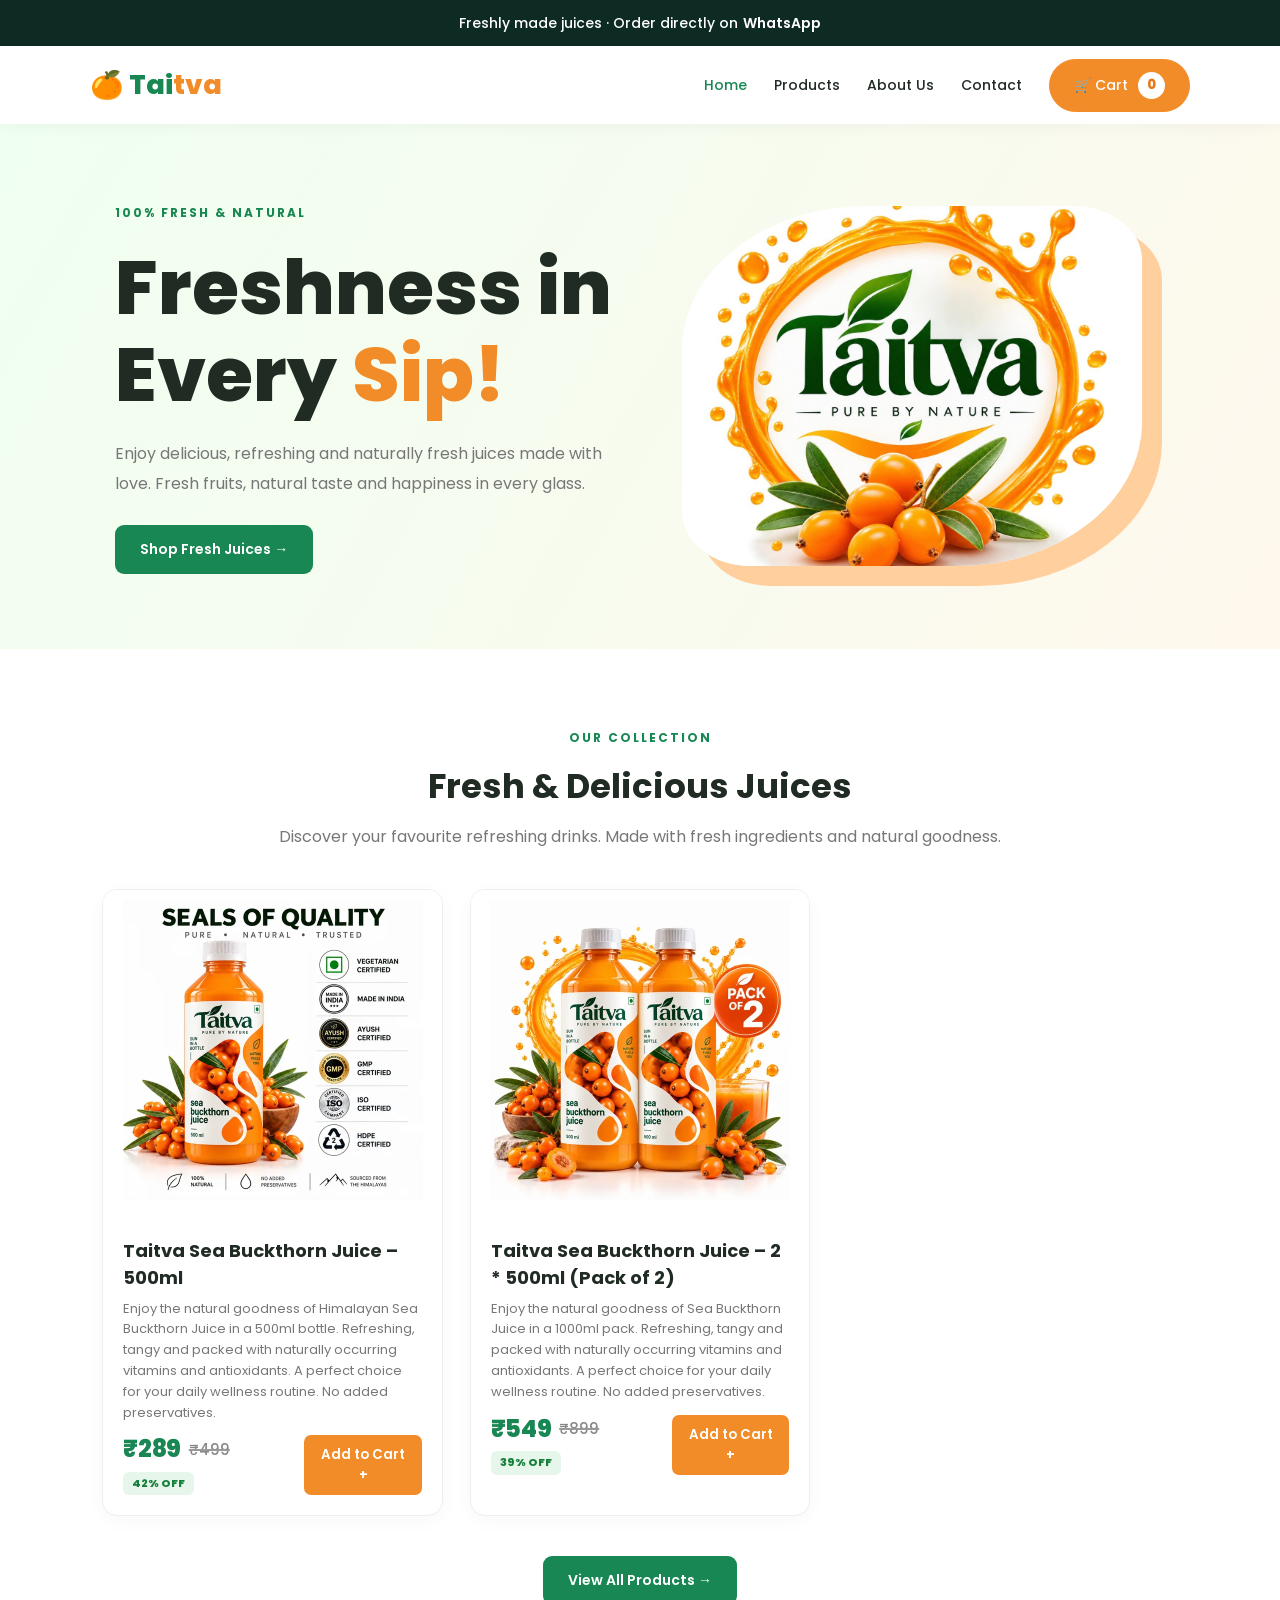
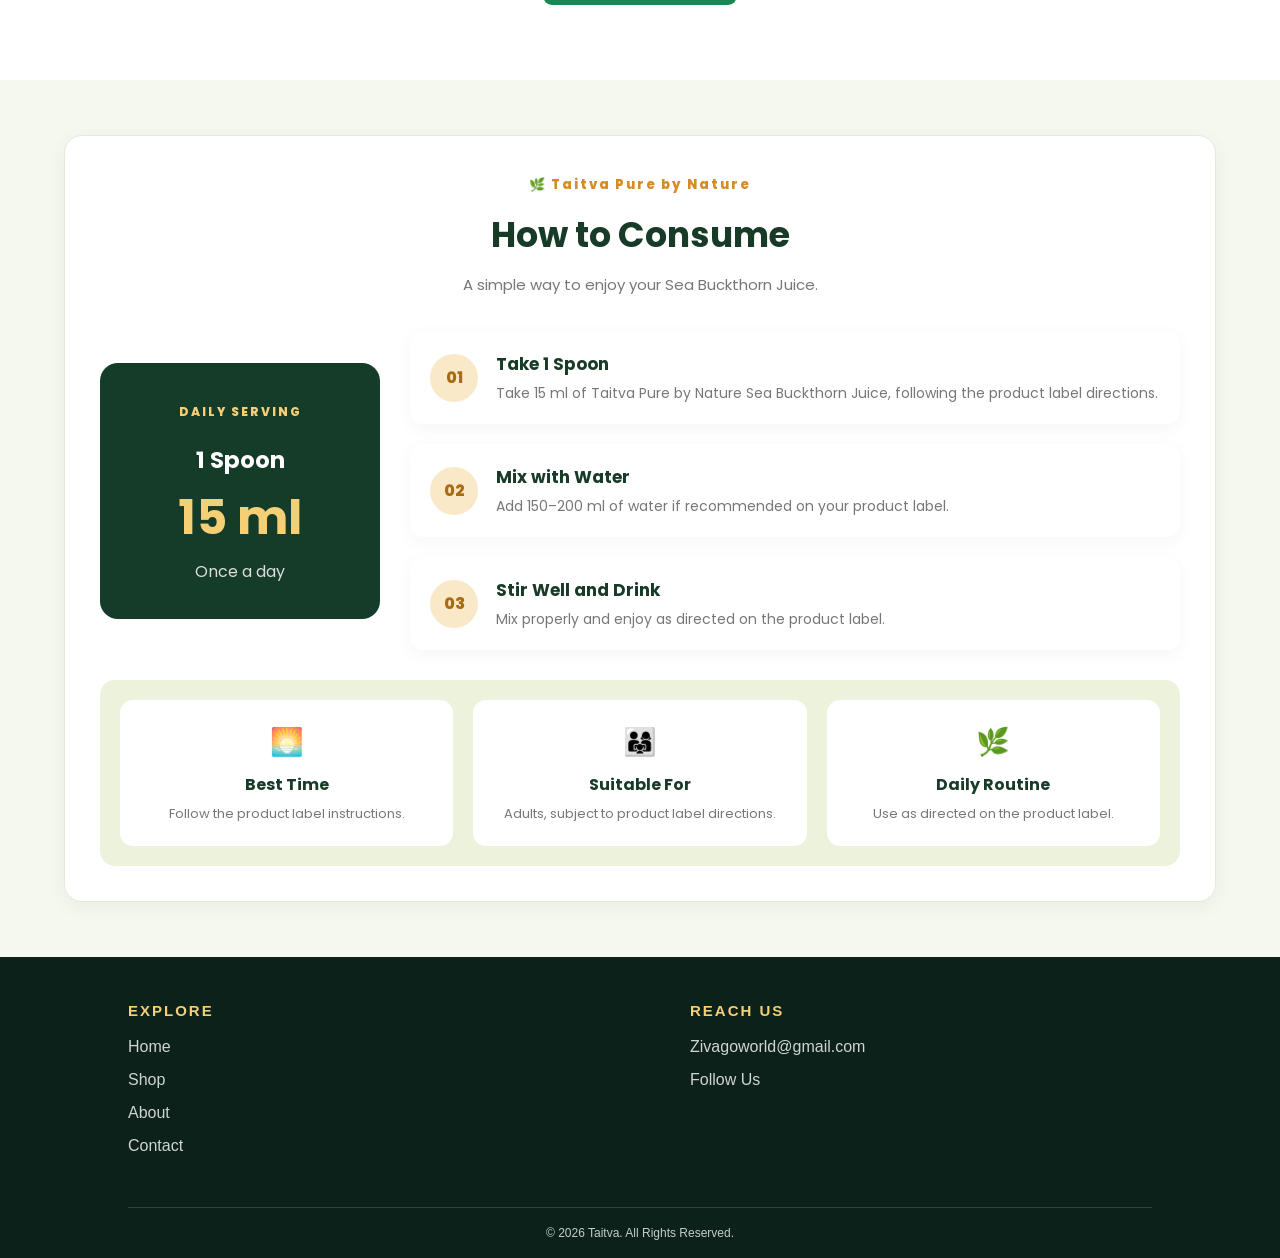
<file: index.html>
<!DOCTYPE html>
<html lang="en">

<head>
    <meta charset="UTF-8">
    <meta name="viewport" content="width=device-width, initial-scale=1.0">

    <title>Taitva Pure by Nature| Fresh & Natural Juices</title>

    <meta name="description" content="Discover fresh and natural juices at Taitva Pure by Nature. Enjoy refreshing flavours and order directly through WhatsApp.">

    <link rel="stylesheet" href="./style.css">

    <style>

        /* =====================================
           CART SUCCESS POPUP
        ===================================== */

        .cart-toast {
            position: fixed;
            top: 25px;
            right: 25px;
            width: 370px;
            max-width: calc(100% - 30px);
            background: #fff;
            border-radius: 18px;
            padding: 20px;
            z-index: 999999;
            box-shadow: 0 15px 45px rgba(0,0,0,.16);
            border: 1px solid #e8eee8;
            border-top: 5px solid #398342;

            display: flex;
            gap: 14px;
            align-items: flex-start;

            opacity: 0;
            visibility: hidden;
            transform: translateY(-25px) scale(.95);

            transition: all .35s ease;
        }

        .cart-toast.show {
            opacity: 1;
            visibility: visible;
            transform: translateY(0) scale(1);
        }

        .toast-icon {
            width: 48px;
            height: 48px;
            min-width: 48px;
            background: #e8f7e9;
            color: #398342;
            border-radius: 50%;

            display: flex;
            justify-content: center;
            align-items: center;

            font-size: 27px;
            font-weight: bold;
        }

        .toast-content {
            flex: 1;
            min-width: 0;
        }

        .toast-content strong {
            display: block;
            color: #243b2c;
            font-size: 16px;
            font-weight: 800;
            margin: 2px 0 6px;
        }

        .toast-content p {
            color: #777;
            font-size: 13px;
            line-height: 1.5;
            margin: 0;
            overflow-wrap: anywhere;
        }

        .toast-close {
            border: none;
            background: transparent;
            color: #999;
            font-size: 22px;
            cursor: pointer;
            padding: 0;
        }

        .toast-bottom {
            display: flex;
            align-items: center;
            justify-content: space-between;
            margin-top: 16px;
            padding-top: 13px;
            border-top: 1px solid #eee;
            gap: 8px;
        }

        .toast-cart-count {
            font-size: 12px;
            color: #398342;
            font-weight: 700;
        }

        .toast-cart-link {
            display: inline-block;
            text-decoration: none;
            background: #f28c28;
            color: white;
            padding: 9px 15px;
            border-radius: 30px;
            font-size: 12px;
            font-weight: 700;
            white-space: nowrap;
        }

        .toast-cart-link:hover {
            background: #d97818;
        }

        .toast-progress {
            position: absolute;
            bottom: 0;
            left: 0;
            height: 3px;
            width: 100%;
            background: #f28c28;
            transform-origin: left;
        }

        .cart-toast.show .toast-progress {
            animation: toastProgress 3.5s linear forwards;
        }

        @keyframes toastProgress {
            from { transform: scaleX(1); }
            to { transform: scaleX(0); }
        }


        /* =====================================
           PREMIUM FOOTER
        ===================================== */

        footer.footer {
            background: #0b211a !important;
            color: #d0d5d1;
            width: 100%;
            margin: 0;
            padding: 85px 8% 0;
            box-sizing: border-box;
            font-family: Arial, sans-serif;
        }

        .footer .footer-container {
            width: 100%;
            max-width: 1200px;
            margin: 0 auto;

            display: grid;
            grid-template-columns: 1fr 1fr;
            column-gap: 100px;
            align-items: start;

            padding-bottom: 75px;
        }

        .footer .footer-column {
            display: flex;
            flex-direction: column;
            align-items: flex-start;
            text-align: left !important;
            justify-content: flex-start;
            width: 100%;
            margin: 0;
            padding: 0;
        }

        .footer .footer-column h3 {
            display: block;
            width: 100%;
            color: #f5cf75;
            font-size: 17px;
            font-weight: 800;
            letter-spacing: 2px;
            text-align: left !important;
            margin: 0 0 26px;
            padding: 0;
        }

        .footer .footer-column a {
            display: block;
            width: fit-content;
            max-width: 100%;
            color: #d0d5d1;
            text-decoration: none;
            text-align: left !important;
            font-size: 20px;
            line-height: 1.5;
            margin: 0 0 12px;
            padding: 0;

            transition: color .3s ease, transform .3s ease;
        }

        .footer .footer-column a:hover {
            color: #f5cf75;
            transform: translateX(5px);
        }

        .footer .footer-bottom {
            width: 100%;
            max-width: 1200px;
            margin: 0 auto;
            border-top: 1px solid rgba(255,255,255,.15);
            padding: 35px 0 25px;
            text-align: center;
            box-sizing: border-box;
        }

        .footer .footer-bottom p {
            color: #c5cec8;
            font-size: 14px;
            margin: 0;
            text-align: center;
        }


        /* =====================================
           HOW TO CONSUME SECTION
        ===================================== */

        .consume-section {
            width: 100%;
            padding: 55px 5%;
            background: #f4f8ee;
            box-sizing: border-box;
        }

        .consume-container {
            max-width: 1200px;
            margin: auto;
        }

        .consume-heading {
            text-align: center;
            margin-bottom: 35px;
        }

        .consume-heading span {
            color: #d78b25;
            font-size: 13px;
            font-weight: 800;
            letter-spacing: 2px;
        }

        .consume-heading h2 {
            color: #183b27;
            font-size: 35px;
            margin: 12px 0;
        }

        .consume-heading p {
            color: #777;
            font-size: 15px;
        }

        .consume-main {
            display: grid;
            grid-template-columns: 280px 1fr;
            gap: 30px;
            align-items: center;
        }

        .consume-dose {
            background: #153b29;
            color: white;
            text-align: center;
            padding: 35px 20px;
            border-radius: 18px;
        }

        .consume-dose span {
            color: #f5cf75;
            font-size: 12px;
            font-weight: 800;
            letter-spacing: 2px;
        }

        .consume-dose h3 {
            font-size: 23px;
            margin: 20px 0 5px;
        }

        .consume-dose h2 {
            color: #f5cf75;
            font-size: 48px;
            margin: 5px 0;
        }

        .consume-dose p {
            color: #ddd;
        }

        .consume-steps {
            display: flex;
            flex-direction: column;
            gap: 20px;
        }

        .consume-step {
            display: flex;
            align-items: center;
            gap: 18px;
            background: white;
            padding: 20px;
            border-radius: 13px;
            box-shadow: 0 5px 18px rgba(0,0,0,.04);
        }

        .step-number {
            min-width: 48px;
            height: 48px;
            border-radius: 50%;
            background: #f9e9c8;
            color: #a96b13;
            display: flex;
            align-items: center;
            justify-content: center;
            font-weight: 800;
        }

        .consume-step h3 {
            color: #183b27;
            font-size: 17px;
            margin: 0 0 6px;
        }

        .consume-step p {
            color: #777;
            font-size: 14px;
            margin: 0;
            line-height: 1.5;
        }

        .consume-info {
            display: grid;
            grid-template-columns: repeat(3, 1fr);
            gap: 20px;
            margin-top: 30px;
        }

        .info-item {
            background: white;
            padding: 22px 15px;
            text-align: center;
            border-radius: 13px;
        }

        .info-item span {
            font-size: 27px;
        }

        .info-item h3 {
            color: #183b27;
            font-size: 16px;
            margin: 10px 0 7px;
        }

        .info-item p {
            color: #777;
            font-size: 13px;
            line-height: 1.5;
            margin: 0;
        }


        /* =====================================
           RESPONSIVE DESIGN
        ===================================== */

        @media(max-width: 768px) {

            footer.footer {
                padding: 55px 7% 0;
            }

            .footer .footer-container {
                grid-template-columns: 1fr 1fr;
                column-gap: 25px;
                padding-bottom: 45px;
            }

            .footer .footer-column h3 {
                font-size: 14px;
                margin-bottom: 20px;
            }

            .footer .footer-column a {
                font-size: 15px;
                overflow-wrap: anywhere;
            }

            .consume-section {
                padding: 35px 4%;
            }

            .consume-main {
                grid-template-columns: 1fr;
            }

            .consume-dose {
                padding: 25px;
            }

            .consume-info {
                gap: 10px;
            }

        }

        @media(max-width: 480px) {

            .footer .footer-container {
                grid-template-columns: 1fr;
                row-gap: 30px;
            }

            .footer .footer-column h3 {
                font-size: 15px;
            }

            .footer .footer-column a {
                font-size: 17px;
            }

            .footer .footer-bottom {
                padding: 25px 0;
            }

            .cart-toast {
                top: 15px;
                right: 15px;
                left: 15px;
                width: auto;
                padding: 16px;
            }

            .toast-content strong {
                font-size: 14px;
            }

            .consume-heading h2 {
                font-size: 27px;
            }

            .consume-info {
                grid-template-columns: 1fr;
            }

            .consume-step {
                padding: 15px;
                gap: 12px;
            }

        }

    </style>

</head>

<body>


    <!-- =====================================
         ANNOUNCEMENT BAR
    ===================================== -->

    <div class="announcement-bar">

        <span>Freshly made juices · Order directly on</span>

        <a href="https://wa.me/919724307705"
           target="_blank"
           rel="noopener">

            WhatsApp

        </a>

    </div>


    <!-- =====================================
         HEADER
    ===================================== -->

    <header class="header">

        <a href="./index.html" class="logo">
            🍊 Tai<span>tva</span>
        </a>

        <button class="menu-btn"
                onclick="toggleMenu()"
                aria-label="Toggle navigation">

            ☰

        </button>

        <nav id="navbar">

            <a class="active" href="./index.html">
                Home
            </a>

            <a href="./products.html">
                Products
            </a>

            <a href="./about.html">
                About Us
            </a>

            <a href="./contact.html">
                Contact
            </a>

            <a href="./cart.html" class="cart-nav">

                🛒 Cart

                <span class="cart-count" id="cartCount">
                    0
                </span>

            </a>

        </nav>

    </header>


    <!-- =====================================
         HERO SECTION
    ===================================== -->

    <section class="hero">

        <div class="hero-content">

            <span class="tag">
                100% FRESH & NATURAL
            </span>

            <h1>
                Freshness in<br>
                Every <span>Sip!</span>
            </h1>

            <p>
                Enjoy delicious, refreshing and naturally fresh juices
                made with love. Fresh fruits, natural taste and happiness
                in every glass.
            </p>

            <a href="./products.html" class="btn">
                Shop Fresh Juices →
            </a>

        </div>

        <div class="hero-image">

            <img
                src="./Taitva Pure by Nature Logo.jpg"
                alt="Taitva Pure by Nature"
                onerror="this.onerror=null;this.src='https://placehold.co/600x500?text=/Taitva Pure + by Nature'">

        </div>

    </section>


    <!-- =====================================
         FEATURED PRODUCTS
    ===================================== -->

    <section class="section">

        <div class="section-heading">

            <span class="tag">
                OUR COLLECTION
            </span>

            <h2>
                Fresh & Delicious Juices
            </h2>

            <p>
                Discover your favourite refreshing drinks.
                Made with fresh ingredients and natural goodness.
            </p>

        </div>

        <!-- ADMIN ADDED PRODUCTS WILL SHOW HERE -->

        <div class="product-grid" id="featured-products">

        </div>

        <div class="center">

            <a href="./products.html" class="btn">
                View All Products →
            </a>

        </div>

    </section>


    <!-- =====================================
         HOW TO CONSUME SECTION
    ===================================== -->

    <section class="consume-section">

        <div class="consume-container">

            <div class="consume-heading">

                <span>
                    🌿 Taitva Pure by Nature
                </span>

                <h2>
                    How to Consume
                </h2>

                <p>
                    A simple way to enjoy your Sea Buckthorn Juice.
                </p>

            </div>


            <div class="consume-main">


                <!-- DAILY SERVING -->

                <div class="consume-dose">

                    <span>
                        DAILY SERVING
                    </span>

                    <h3>
                        1 Spoon
                    </h3>

                    <h2>
                        15 ml
                    </h2>

                    <p>
                        Once a day
                    </p>

                </div>


                <!-- CONSUMPTION STEPS -->

                <div class="consume-steps">


                    <div class="consume-step">

                        <div class="step-number">
                            01
                        </div>

                        <div>

                            <h3>
                                Take 1 Spoon
                            </h3>

                            <p>
                                Take 15 ml of Taitva Pure by Nature Sea Buckthorn Juice,
                                following the product label directions.
                            </p>

                        </div>

                    </div>


                    <div class="consume-step">

                        <div class="step-number">
                            02
                        </div>

                        <div>

                            <h3>
                                Mix with Water
                            </h3>

                            <p>
                                Add 150–200 ml of water if recommended
                                on your product label.
                            </p>

                        </div>

                    </div>


                    <div class="consume-step">

                        <div class="step-number">
                            03
                        </div>

                        <div>

                            <h3>
                                Stir Well and Drink
                            </h3>

                            <p>
                                Mix properly and enjoy as directed
                                on the product label.
                            </p>

                        </div>

                    </div>


                </div>

            </div>


            <!-- EXTRA INFORMATION -->

            <div class="consume-info">


                <div class="info-item">

                    <span>🌅</span>

                    <h3>
                        Best Time
                    </h3>

                    <p>
                        Follow the product label instructions.
                    </p>

                </div>


                <div class="info-item">

                    <span>👨‍👩‍👧</span>

                    <h3>
                        Suitable For
                    </h3>

                    <p>
                        Adults, subject to product label directions.
                    </p>

                </div>


                <div class="info-item">

                    <span>🌿</span>

                    <h3>
                        Daily Routine
                    </h3>

                    <p>
                        Use as directed on the product label.
                    </p>

                </div>


            </div>

        </div>

    </section>


    <!-- =====================================
         FOOTER
    ===================================== -->

    <footer class="footer">

        <div class="footer-container">


            <!-- EXPLORE -->

            <div class="footer-column">

                <h3>
                    EXPLORE
                </h3>

                <a href="./index.html">
                    Home
                </a>

                <a href="./products.html">
                    Shop
                </a>

                <a href="./about.html">
                    About
                </a>

                <a href="./contact.html">
                    Contact
                </a>

            </div>


            <!-- REACH US -->

            <div class="footer-column">

                <h3>
                    REACH US
                </h3>

             

                <a href="mailto:zivagoworld@gmail.com">

                    Zivagoworld@gmail.com

                </a>
                   <a href="https://www.instagram.com/zivago.world" target="_blank" rel="noopener noreferrer">
    <i class="fab fa-instagram"></i> Follow Us
</a>

            </div>


        </div>


        <!-- COPYRIGHT -->

        <div class="footer-bottom">

            <p>
                © 2026 Taitva. All Rights Reserved.
            </p>

        </div>

    </footer>


    <!-- =====================================
         ADD TO CART SUCCESS POPUP
    ===================================== -->

    <div id="cart-toast" class="cart-toast" role="status" aria-live="polite">

        <div class="toast-icon">
            ✓
        </div>

        <div class="toast-content">

            <strong>
                Added to Cart Successfully!
            </strong>

            <p id="toast-message">
                Your fresh juice has been added to your shopping cart.
            </p>

            <div class="toast-bottom">

                <span class="toast-cart-count" id="toast-count">
                    🛒 Cart updated
                </span>

                <a href="./cart.html" class="toast-cart-link">
                    View Cart →
                </a>

            </div>

        </div>

        <button class="toast-close"
                onclick="closeCartToast()"
                aria-label="Close notification">

            ×

        </button>

        <div class="toast-progress"></div>

    </div>


    <!-- =====================================
         JAVASCRIPT
    ===================================== -->

    <script src="./script.js"></script>

    <script>

        // MOBILE NAVIGATION

        function toggleMenu() {

            const navbar = document.getElementById("navbar");

            if (navbar) {
                navbar.classList.toggle("show");
            }

        }


        // CART TOAST DETAILS

        function updateToastDetails(productName) {

            const message =
                document.getElementById("toast-message");

            const count =
                document.getElementById("toast-count");

            if (message) {

                message.textContent =
                    productName +
                    " has been added to your shopping cart.";

            }

            if (count && typeof getCart === "function") {

                const total = getCart().reduce(
                    (sum, item) =>
                        sum + Number(item.quantity || 0),
                    0
                );

                count.textContent =
                    "🛒 " + total + " items in your cart";

            }

        }

    </script>


</body>

</html>
</file>
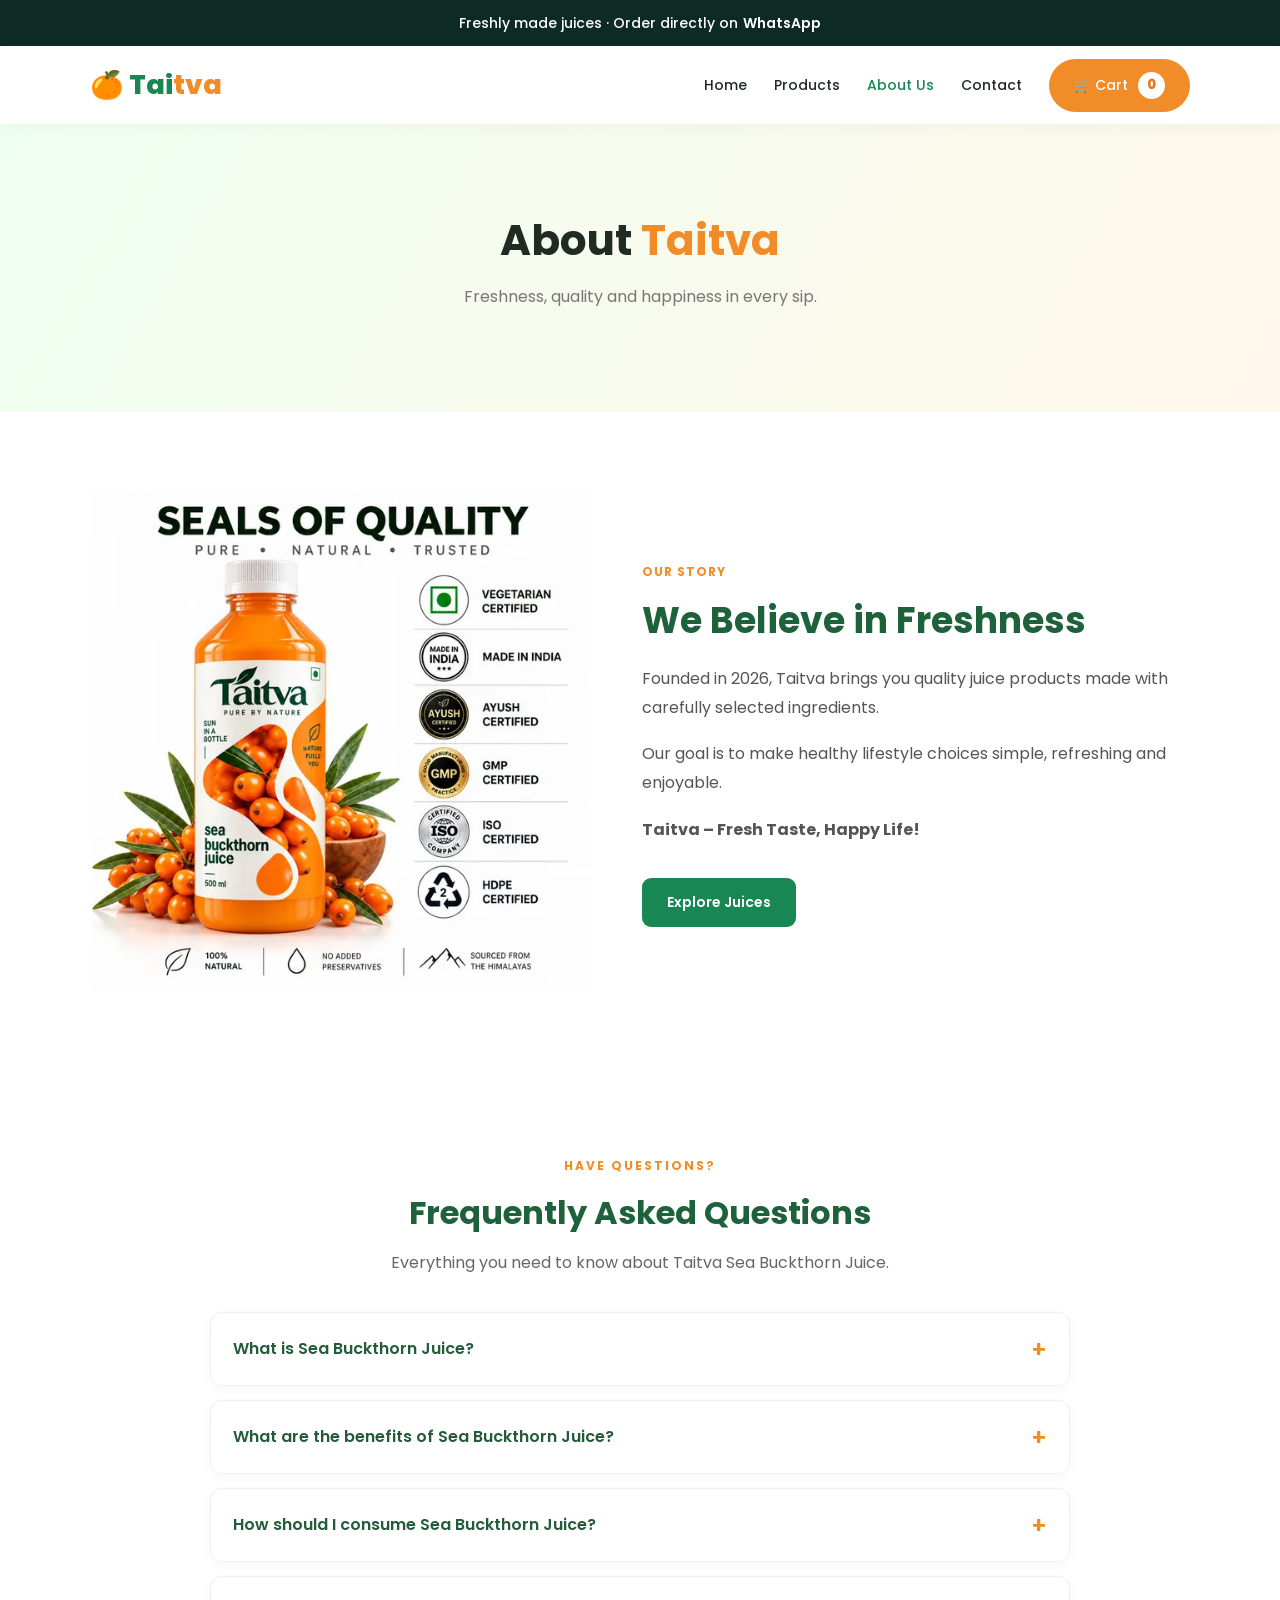
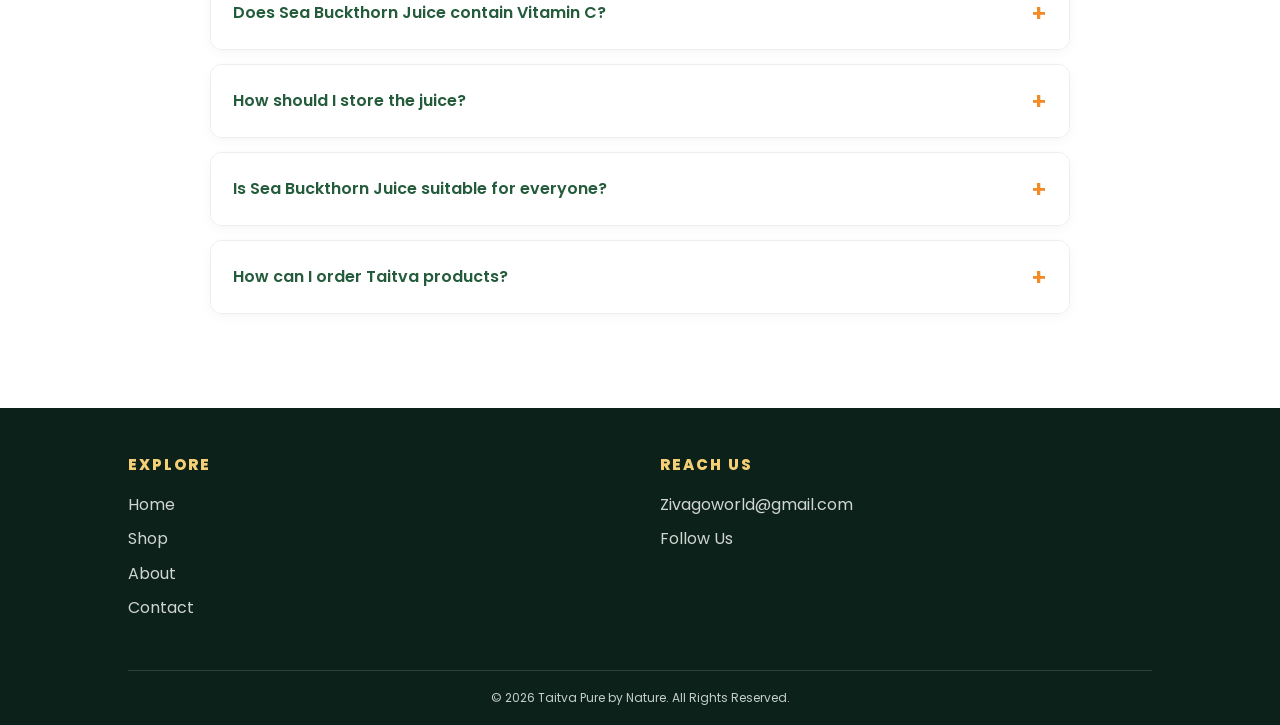
<file: about.html>
<!DOCTYPE html>
<html lang="en">
<head>
  <meta charset="UTF-8">
  <meta name="viewport" content="width=device-width, initial-scale=1.0">
  <title>About Us |  Taitva</title>
  <link rel="stylesheet" href="style.css">

  <style>
    /* ABOUT SECTION */

    .about-section {
      display: flex;
      align-items: center;
      justify-content: center;
      gap: 50px;
      padding: 70px 6%;
      max-width: 1250px;
      margin: auto;
    }

    .about-section .about-product-image {
      width: 48%;
      max-width: 500px;
      height: 520px;
      object-fit: contain;
      object-position: center;
      border-radius: 15px;
      background: #fff;
      display: block;
      flex-shrink: 0;
    }

    .about-content {
      flex: 1;
      min-width: 0;
    }

    .about-content .tag {
      color: #f28c28;
      font-weight: 700;
      letter-spacing: 1px;
    }

    .about-content h2 {
      font-size: 36px;
      color: #1d623b;
      margin: 15px 0 20px;
      line-height: 1.3;
    }

    .about-content p {
      font-size: 16px;
      line-height: 1.8;
      color: #555;
      margin-bottom: 18px;
    }

    .about-content .btn {
      display: inline-block;
      margin-top: 15px;
    }

    /* FAQ SECTION */

    .faq-section {
      max-width: 900px;
      margin: 60px auto;
      padding: 20px;
    }

    .faq-heading {
      text-align: center;
      margin-bottom: 35px;
    }

    .faq-heading .tag {
      color: #f28c28;
      font-weight: 700;
    }

    .faq-heading h2 {
      font-size: 32px;
      color: #1d623b;
      margin: 12px 0;
    }

    .faq-heading p {
      color: #666;
      line-height: 1.7;
    }

    .faq-item {
      background: #fff;
      border: 1px solid #eee;
      border-radius: 12px;
      margin-bottom: 14px;
      overflow: hidden;
      box-shadow: 0 3px 12px rgba(0,0,0,0.04);
    }

    .faq-question {
      width: 100%;
      border: none;
      background: #fff;
      padding: 19px 22px;
      display: flex;
      justify-content: space-between;
      align-items: center;
      gap: 15px;
      text-align: left;
      font-size: 16px;
      font-weight: 600;
      color: #245c3b;
      cursor: pointer;
    }

    .faq-question:hover {
      color: #f28c28;
    }

    .faq-icon {
      font-size: 23px;
      color: #f28c28;
      transition: transform 0.3s;
      flex-shrink: 0;
    }

    .faq-answer {
      display: none;
      padding: 0 22px 20px;
      color: #666;
      line-height: 1.7;
      font-size: 14px;
    }

    .faq-item.active .faq-answer {
      display: block;
    }

    .faq-item.active .faq-icon {
      transform: rotate(45deg);
    }

    /* TABLET RESPONSIVE */

    @media (max-width: 900px) {
      .about-section {
        gap: 25px;
        padding: 50px 5%;
      }

      .about-section .about-product-image {
        width: 45%;
        height: 420px;
      }

      .about-content h2 {
        font-size: 29px;
      }
    }

    /* MOBILE RESPONSIVE */

    @media (max-width: 600px) {
      .about-section {
        flex-direction: column;
        padding: 35px 20px;
        gap: 25px;
        text-align: center;
      }

      .about-section .about-product-image {
        width: 100%;
        max-width: 420px;
        height: 420px;
        object-fit: contain;
      }

      .about-content {
        width: 100%;
      }

      .about-content h2 {
        font-size: 27px;
      }

      .about-content p {
        font-size: 15px;
      }

      .faq-section {
        margin: 35px auto;
        padding: 15px;
      }

      .faq-heading h2 {
        font-size: 25px;
      }

      .faq-question {
        font-size: 14px;
        padding: 16px;
      }

      .faq-answer {
        padding: 0 16px 18px;
      }
    }
  </style>
</head>

<body>
  <!-- ANNOUNCEMENT BAR -->

  <div class="announcement-bar">

    <span>Freshly made juices · Order directly on</span>

    <a href="https://wa.me/919724307705" target="_blank" rel="noopener">
      WhatsApp
    </a>

  </div>


<!-- HEADER -->

<header class="header">
  <a href="index.html" class="logo">
    🍊 Tai<span>tva</span>
  </a>

  <button class="menu-btn"
          type="button"
          aria-label="Toggle navigation"
          onclick="toggleMenu()">
    ☰
  </button>

  <nav id="navbar">
    <a href="index.html">Home</a>
    <a href="products.html">Products</a>
    <a class="active" href="about.html">About Us</a>
    <a href="contact.html">Contact</a>

    <a href="cart.html" class="cart-nav">
      🛒 Cart
      <span class="cart-count" id="cartCount">0</span>
    </a>
  </nav>
</header>

<!-- PAGE BANNER -->

<section class="page-banner">
  <h1>About <span> Taitva</span></h1>
  <p>Freshness, quality and happiness in every sip.</p>
</section>

<!-- ABOUT US SECTION -->

<section class="section about-section">

  <!-- FULL BOTTLE IMAGE -->
  <img
    src="T500.jpg"
    alt=" Taitva Sea Buckthorn Juice 500ml Bottle"
    class="about-product-image"
    loading="lazy"
  >

  <!-- ABOUT CONTENT -->
  <div class="about-content">

    <span class="tag">OUR STORY</span>

    <h2>We Believe in Freshness</h2>

    <p>
      Founded in 2026,  Taitva brings you quality
      juice products made with carefully selected
      ingredients.
    </p>

    <p>
      Our goal is to make healthy lifestyle choices
      simple, refreshing and enjoyable.
    </p>

    <p>
      <strong>
         Taitva – Fresh Taste, Happy Life!
      </strong>
    </p>

    <a href="products.html" class="btn">
      Explore Juices
    </a>

  </div>

</section>

<!-- FAQ SECTION -->

<section class="faq-section">

  <div class="faq-heading">
    <span class="tag">HAVE QUESTIONS?</span>

    <h2>Frequently Asked Questions</h2>

    <p>
      Everything you need to know about
       Taitva Sea Buckthorn Juice.
    </p>
  </div>

  <!-- FAQ 1 -->

  <div class="faq-item">
    <button class="faq-question" type="button"
            aria-expanded="false">
      What is Sea Buckthorn Juice?
      <span class="faq-icon">+</span>
    </button>

    <div class="faq-answer">
      Sea Buckthorn Juice is made from the berries
      of the sea buckthorn plant. These berries
      naturally contain vitamin C and other nutrients.
    </div>
  </div>

  <!-- FAQ 2 -->

  <div class="faq-item">
    <button class="faq-question" type="button"
            aria-expanded="false">
      What are the benefits of Sea Buckthorn Juice?
      <span class="faq-icon">+</span>
    </button>

    <div class="faq-answer">
      Sea buckthorn berries contain antioxidants,
      vitamin C and other nutrients. Their nutritional
      value depends on the product formulation.
    </div>
  </div>

  <!-- FAQ 3 -->

  <div class="faq-item">
    <button class="faq-question" type="button"
            aria-expanded="false">
      How should I consume Sea Buckthorn Juice?
      <span class="faq-icon">+</span>
    </button>

    <div class="faq-answer">
      Follow the serving instructions mentioned
      on your Taitva product label. You can mix
      it with water if the label recommends dilution.
    </div>
  </div>

  <!-- FAQ 4 -->

  <div class="faq-item">
    <button class="faq-question" type="button"
            aria-expanded="false">
      Does Sea Buckthorn Juice contain Vitamin C?
      <span class="faq-icon">+</span>
    </button>

    <div class="faq-answer">
      Sea buckthorn berries naturally contain
      vitamin C. The amount in your juice depends
      on processing and formulation. Check the
      nutritional information on the bottle.
    </div>
  </div>

  <!-- FAQ 5 -->

  <div class="faq-item">
    <button class="faq-question" type="button"
            aria-expanded="false">
      How should I store the juice?
      <span class="faq-icon">+</span>
    </button>

    <div class="faq-answer">
      Store the product according to the instructions
      printed on its packaging. Refrigerate after
      opening if specified.
    </div>
  </div>

  <!-- FAQ 6 -->

  <div class="faq-item">
    <button class="faq-question" type="button"
            aria-expanded="false">
      Is Sea Buckthorn Juice suitable for everyone?
      <span class="faq-icon">+</span>
    </button>

    <div class="faq-answer">
      Not necessarily. People with allergies,
      medical conditions, or those taking medication
      should consult a healthcare professional
      before consuming it.
    </div>
  </div>

  <!-- FAQ 7 -->

  <div class="faq-item">
    <button class="faq-question" type="button"
            aria-expanded="false">
      How can I order Taitva products?
      <span class="faq-icon">+</span>
    </button>

    <div class="faq-answer">
      Visit our Products page, select your favourite
      product, add it to your cart and follow the
      available ordering instructions.
    </div>
  </div>

</section>

<!-- FOOTER -->

 <!-- ==============================
       FOOTER
  ============================== -->

  <footer class="footer">

    <div class="footer-container">

      <!-- EXPLORE -->

      <div class="footer-column">

        <h3>EXPLORE</h3>

        <a href="index.html">Home</a>

        <a href="products.html">Shop</a>

        <a href="about.html">About</a>

        <a href="contact.html">Contact</a>

      </div>


      <!-- REACH US -->

      <div class="footer-column">

        <h3>REACH US</h3>

      

        <a href="mailto:sandeepyadav334002@gmail.com">
          Zivagoworld@gmail.com
        </a>

           <a href="https://www.instagram.com/zivago.world" target="_blank" rel="noopener noreferrer">
    <i class="fab fa-instagram"></i> Follow Us
</a>

        

      </div>

    </div>


    <!-- COPYRIGHT -->

    <div class="footer-bottom">

      <p>© 2026 Taitva Pure by Nature. All Rights Reserved.</p>

    </div>

  </footer>


<!-- MAIN JAVASCRIPT -->

<script src="script.js"></script>

<!-- FAQ ACCORDION JAVASCRIPT -->

<script>
  document.querySelectorAll(".faq-question").forEach(button => {

    button.addEventListener("click", () => {

      const item = button.parentElement;
      const wasActive = item.classList.contains("active");

      document.querySelectorAll(".faq-item").forEach(faq => {
        faq.classList.remove("active");

        const faqButton = faq.querySelector(".faq-question");
        faqButton.setAttribute("aria-expanded", "false");
      });

      if (!wasActive) {
        item.classList.add("active");
        button.setAttribute("aria-expanded", "true");
      }

    });

  });
</script>

</body>
</html>
</file>
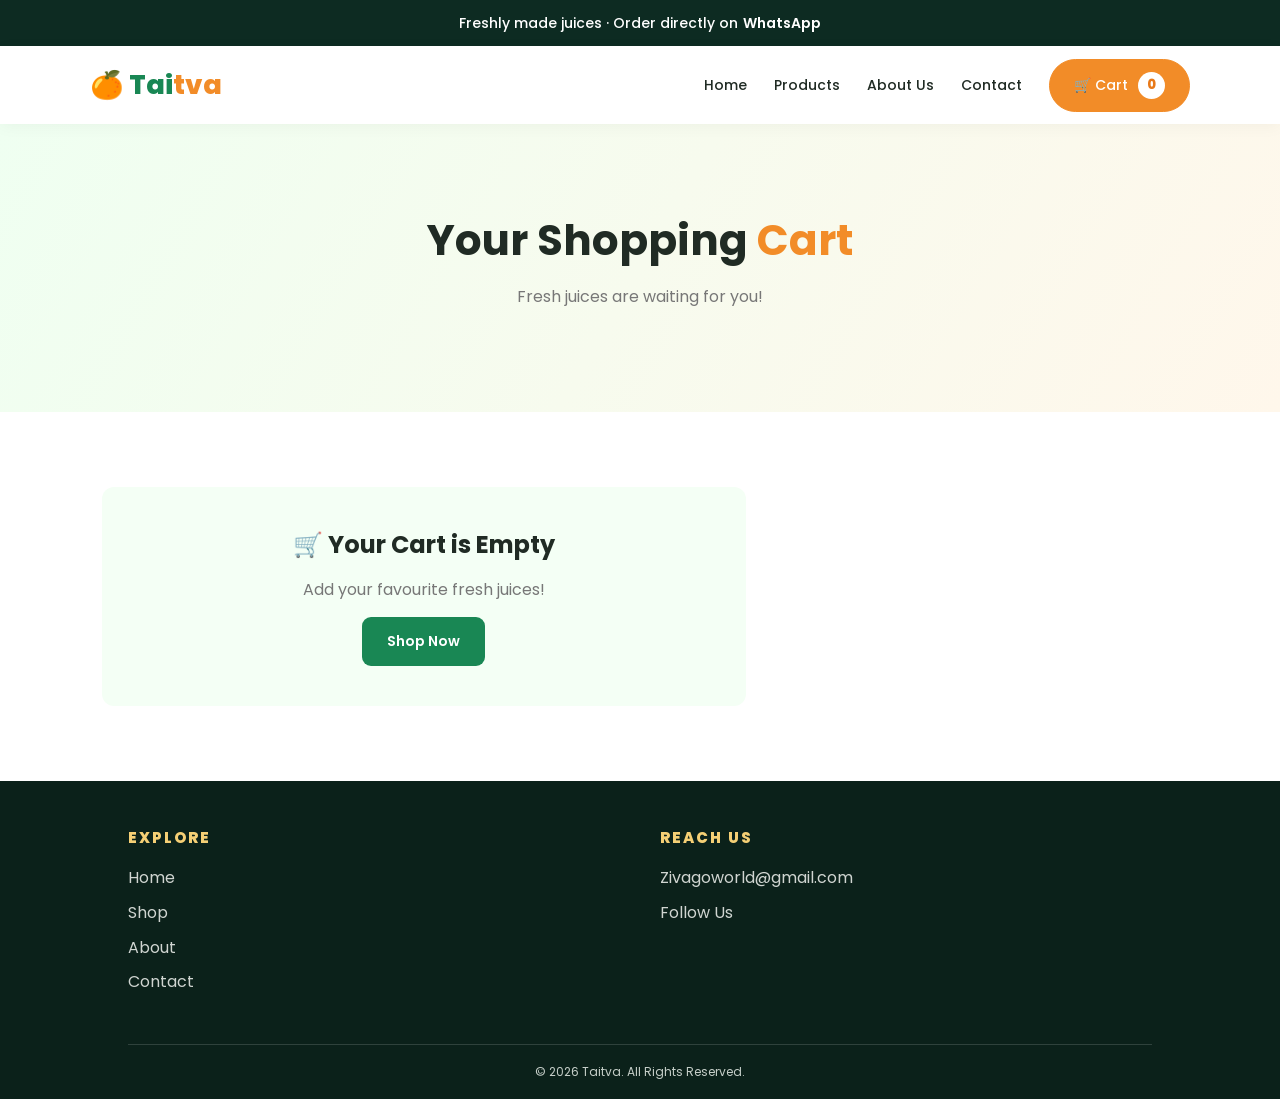
<file: cart.html>
<!DOCTYPE html>
<html lang="en">
<head>
  <meta charset="UTF-8">
  <meta name="viewport" content="width=device-width, initial-scale=1.0">
  <title>Your Cart | Taitva</title>
  <link rel="stylesheet" href="style.css">

  <style>
    /* UPI PAYMENT MODAL */
    .payment-overlay {
      display: none;
      position: fixed;
      inset: 0;
      background: rgba(0, 0, 0, 0.65);
      z-index: 9999;
      justify-content: center;
      align-items: center;
      padding: 15px;
    }

    .payment-overlay.show {
      display: flex;
    }

    .payment-modal {
      background: #fff;
      width: 100%;
      max-width: 480px;
      border-radius: 25px;
      padding: 30px 25px;
      text-align: center;
      position: relative;
      max-height: 90vh;
      overflow-y: auto;
      box-shadow: 0 15px 50px rgba(0,0,0,0.2);
      animation: paymentPop 0.3s ease;
    }

    @keyframes paymentPop {
      from {
        opacity: 0;
        transform: scale(0.9);
      }
      to {
        opacity: 1;
        transform: scale(1);
      }
    }

    .payment-close {
      position: absolute;
      top: 15px;
      right: 18px;
      width: 38px;
      height: 38px;
      border: 1px solid #ddd;
      border-radius: 50%;
      background: white;
      cursor: pointer;
      font-size: 22px;
      color: #333;
    }

    .payment-heading {
      color: #e87924;
      font-size: 14px;
      font-weight: 800;
      letter-spacing: 3px;
      margin: 12px 0 22px;
    }

    .payment-modal h2 {
      font-size: 30px;
      color: #243b2c;
      margin-bottom: 20px;
    }

    .payment-upi {
      color: #555;
      font-size: 17px;
      margin-bottom: 25px;
      overflow-wrap: anywhere;
    }

    .payment-upi strong {
      color: #e87924;
    }

    .payment-copy {
      width: 100%;
      padding: 16px;
      background: white;
      border: 2px solid #e5e5e5;
      border-radius: 40px;
      font-size: 17px;
      font-weight: 700;
      cursor: pointer;
      margin-bottom: 15px;
      color: #243b2c;
    }

    .payment-copy:hover {
      border-color: #e87924;
      color: #e87924;
    }

    .payment-open {
      width: 100%;
      padding: 17px;
      border: none;
      border-radius: 40px;
      background: #e87924;
      color: white;
      font-size: 17px;
      font-weight: 700;
      cursor: pointer;
      display: block;
      box-sizing: border-box;
      text-decoration: none;
      margin-bottom: 22px;
      transition: 0.3s;
    }

    .payment-open:hover {
      background: #cf6417;
    }

    .payment-instructions {
      color: #555;
      font-size: 15px;
      line-height: 1.7;
      margin-bottom: 18px;
    }

    .payment-warning {
      background: #f1f8ed;
      border-radius: 15px;
      padding: 15px;
      color: #477346;
      font-size: 14px;
      line-height: 1.6;
      margin-bottom: 20px;
    }

    .payment-continue {
      width: 100%;
      padding: 17px;
      border: 2px solid #4b9b52;
      border-radius: 40px;
      background: white;
      color: #398342;
      font-size: 17px;
      font-weight: 700;
      cursor: pointer;
      transition: 0.3s;
    }

    .payment-continue:hover {
      background: #398342;
      color: white;
    }

    .payment-status {
      color: #398342;
      font-size: 13px;
      margin-top: 12px;
      min-height: 18px;
      overflow-wrap: anywhere;
    }

    @media(max-width: 480px) {
      .payment-modal {
        padding: 25px 18px;
      }

      .payment-modal h2 {
        font-size: 25px;
      }
    }
  </style>
</head>

<body>
<!-- ANNOUNCEMENT BAR -->

  <div class="announcement-bar">

    <span>Freshly made juices · Order directly on</span>

    <a href="https://wa.me/919724307705" target="_blank" rel="noopener">
      WhatsApp
    </a>

  </div>

<!-- HEADER -->
<header class="header">
  <a href="index.html" class="logo">🍊 Tai<span>tva</span></a>

  <button class="menu-btn" onclick="toggleMenu()">☰</button>

  <nav id="navbar">
    <a href="index.html">Home</a>
    <a href="products.html">Products</a>
    <a href="about.html">About Us</a>
    <a href="contact.html">Contact</a>

    <a href="cart.html" class="cart-nav">
      🛒 Cart
      <span class="cart-count" id="cartCount">0</span>
    </a>
  </nav>
</header>

<!-- PAGE BANNER -->
<section class="page-banner">
  <h1>Your Shopping <span>Cart</span></h1>
  <p>Fresh juices are waiting for you!</p>
</section>

<!-- CART SECTION -->
<section class="section cart-section">

  <div id="cart-items"></div>

  <div class="cart-summary" id="cart-summary">

    <h2>Order Summary</h2>

    <div class="summary-line">
      <span>Total</span>
      <strong id="cart-total">₹0</strong>
    </div>

    <button class="btn whatsapp-btn" onclick="openPayment()">
      Place Order
    </button>

    <a href="products.html" class="continue-link">
      ← Continue Shopping
    </a>

  </div>

</section>

<!-- UPI PAYMENT POPUP -->
<div class="payment-overlay" id="payment-overlay">

  <div class="payment-modal">

    <button class="payment-close" onclick="closePayment()">×</button>

    <div class="payment-heading">
      🍊 Taitva | UPI PAYMENT
    </div>

    <h2>
      Pay <span id="payment-amount">₹0</span> via UPI
    </h2>

    <p class="payment-upi">
      UPI ID:
      <strong id="upi-display">tusharsanandiya@okicici</strong>
    </p>

    <!-- COPY UPI BUTTON -->
    <button class="payment-copy" onclick="copyUPI()">
      📋 Copy UPI ID
    </button>

    <!-- OPEN UPI APP -->
    <a class="payment-open" id="upi-pay-link" href="#" role="button"
       onclick="return launchUPIPayment(event)">
      Open UPI App to Pay →
    </a>

    <p class="payment-instructions">
      Tap the button to open a UPI app on your phone.
      Complete the payment, return to this page,
        <span class="highlight-text">
        Go to WhatsApp and share your payment screenshot.
    </span>
    </p>
    
     <p class="cod-message">
        🚚 Cash on Delivery (COD) is Available!
        Click to Contionue For Order
    </p>

    <p class="payment-instructions" style="color:#e87924;">
      Finish paying in your UPI app, then return to Taitva.
    </p>

    <div class="payment-warning">
      Payment is not verified automatically.
      We will confirm your payment after checking our UPI account.
    </div>
    

    <button class="payment-continue" onclick="continueOrder()">
      Continue for Order →
    </button>

    <p class="payment-status" id="payment-status"></p>

  </div>

</div>

<!-- FOOTER -->
 <!-- ==============================
       FOOTER
  ============================== -->

  <footer class="footer">

    <div class="footer-container">

      <!-- EXPLORE -->

      <div class="footer-column">

        <h3>EXPLORE</h3>

        <a href="index.html">Home</a>

        <a href="products.html">Shop</a>

        <a href="about.html">About</a>

        <a href="contact.html">Contact</a>

      </div>


      <!-- REACH US -->

      <div class="footer-column">

        <h3>REACH US</h3>


        <a href="mailto:sandeepyadav334002@gmail.com">
          Zivagoworld@gmail.com
        </a>

           <a href="https://www.instagram.com/zivago.world" target="_blank" rel="noopener noreferrer">
    <i class="fab fa-instagram"></i> Follow Us
</a>

        

      </div>

    </div>


    <!-- COPYRIGHT -->

    <div class="footer-bottom">

      <p>© 2026 Taitva. All Rights Reserved.</p>

    </div>

  </footer>


<!-- MAIN SCRIPT -->
<script src="script.js"></script>

<!-- PAYMENT SCRIPT -->
<script>

  // ZIVAGO PAYMENT SETTINGS
  // IMPORTANT: Confirm this UPI ID is active and can receive payments.
  const ZIVAGO_UPI_ID = "tusharsanandiya@okicici";
  const ZIVAGO_PAYEE_NAME = "ZivaGo";

  // Read the current cart total from the cart summary.
  function getPaymentAmount() {
    const totalElement = document.getElementById("cart-total");
    if (!totalElement) return 0;

    const amount = Number(
      totalElement.textContent.replace(/[^\d.]/g, "")
    );

    return Number.isFinite(amount) ? amount : 0;
  }

  function openPayment() {
    const amount = getPaymentAmount();

    if (amount <= 0) {
      alert("Your cart is empty! Please add products first.");
      return;
    }

    document.getElementById("payment-amount").textContent =
      "₹" + amount.toFixed(2);

    document.getElementById("upi-display").textContent =
      ZIVAGO_UPI_ID;

    document.getElementById("payment-status").textContent = "";

    // Prepare the UPI link before the customer taps the payment link.
    const payLink = document.getElementById("upi-pay-link");
    if (payLink) {
      payLink.href = buildUPILink(amount);
    }

    document.getElementById("payment-overlay").classList.add("show");
  }

  function closePayment() {
    document.getElementById("payment-overlay").classList.remove("show");
  }

  function buildUPILink(amount) {
    const params = new URLSearchParams({
      pa: ZIVAGO_UPI_ID,
      pn: ZIVAGO_PAYEE_NAME,
      am: amount.toFixed(2),
      cu: "INR",
      tn: "ZivaGo Juice Order"
    });

    return "upi://pay?" + params.toString();
  }

  // This runs directly from the customer's tap on the payment link.
  function launchUPIPayment(event) {
    if (event) event.preventDefault();

    const amount = getPaymentAmount();
    const status = document.getElementById("payment-status");

    if (amount <= 0) {
      alert("Your cart is empty!");
      return false;
    }

    // Basic format check only. This does not confirm that the UPI ID is active.
    if (!/^[A-Za-z0-9._-]+@[A-Za-z0-9.-]+$/.test(ZIVAGO_UPI_ID)) {
      status.textContent = "Please check the store UPI ID.";
      return false;
    }

    const link = buildUPILink(amount);
    const payLink = document.getElementById("upi-pay-link");

    if (payLink) payLink.href = link;

    status.textContent =
      "Opening your UPI app… If it does not open, copy the UPI ID and pay manually.";

    // Use a normal anchor navigation, initiated by the user's tap.
    window.location.href = link;
    return false;
  }

  async function copyUPI() {
    const status = document.getElementById("payment-status");

    try {
      if (navigator.clipboard && window.isSecureContext) {
        await navigator.clipboard.writeText(ZIVAGO_UPI_ID);
      } else {
        const textArea = document.createElement("textarea");
        textArea.value = ZIVAGO_UPI_ID;
        textArea.style.position = "fixed";
        textArea.style.left = "-9999px";
        document.body.appendChild(textArea);
        textArea.focus();
        textArea.select();

        const copied = document.execCommand("copy");
        document.body.removeChild(textArea);

        if (!copied) throw new Error("Clipboard copy failed");
      }

      status.textContent = "UPI ID copied. Open your UPI app and pay manually.";
    } catch (error) {
      console.error("UPI copy error:", error);
      status.textContent = "Copy unavailable. Please copy this UPI ID: " + ZIVAGO_UPI_ID;
    }
  }

  function continueOrder() {
    if (getPaymentAmount() <= 0) {
      alert("Your cart is empty!");
      return;
    }

    closePayment();

    // Payment is not verified by this static website.
    // The store must verify the credit in its bank/UPI app before fulfilling.
    if (typeof orderWhatsApp === "function") {
      orderWhatsApp();
    } else {
      alert("WhatsApp ordering function not found in script.js");
    }
  }

  // CLOSE POPUP WHEN CLICKING OUTSIDE
  document.getElementById("payment-overlay")
    .addEventListener("click", function(event) {

      if (event.target === this) {
        closePayment();
      }

    });

  // CLOSE POPUP WITH ESCAPE KEY
  document.addEventListener("keydown", function(event) {

    if (event.key === "Escape") {
      closePayment();
    }

  });

</script>

</body>
</html>
</file>
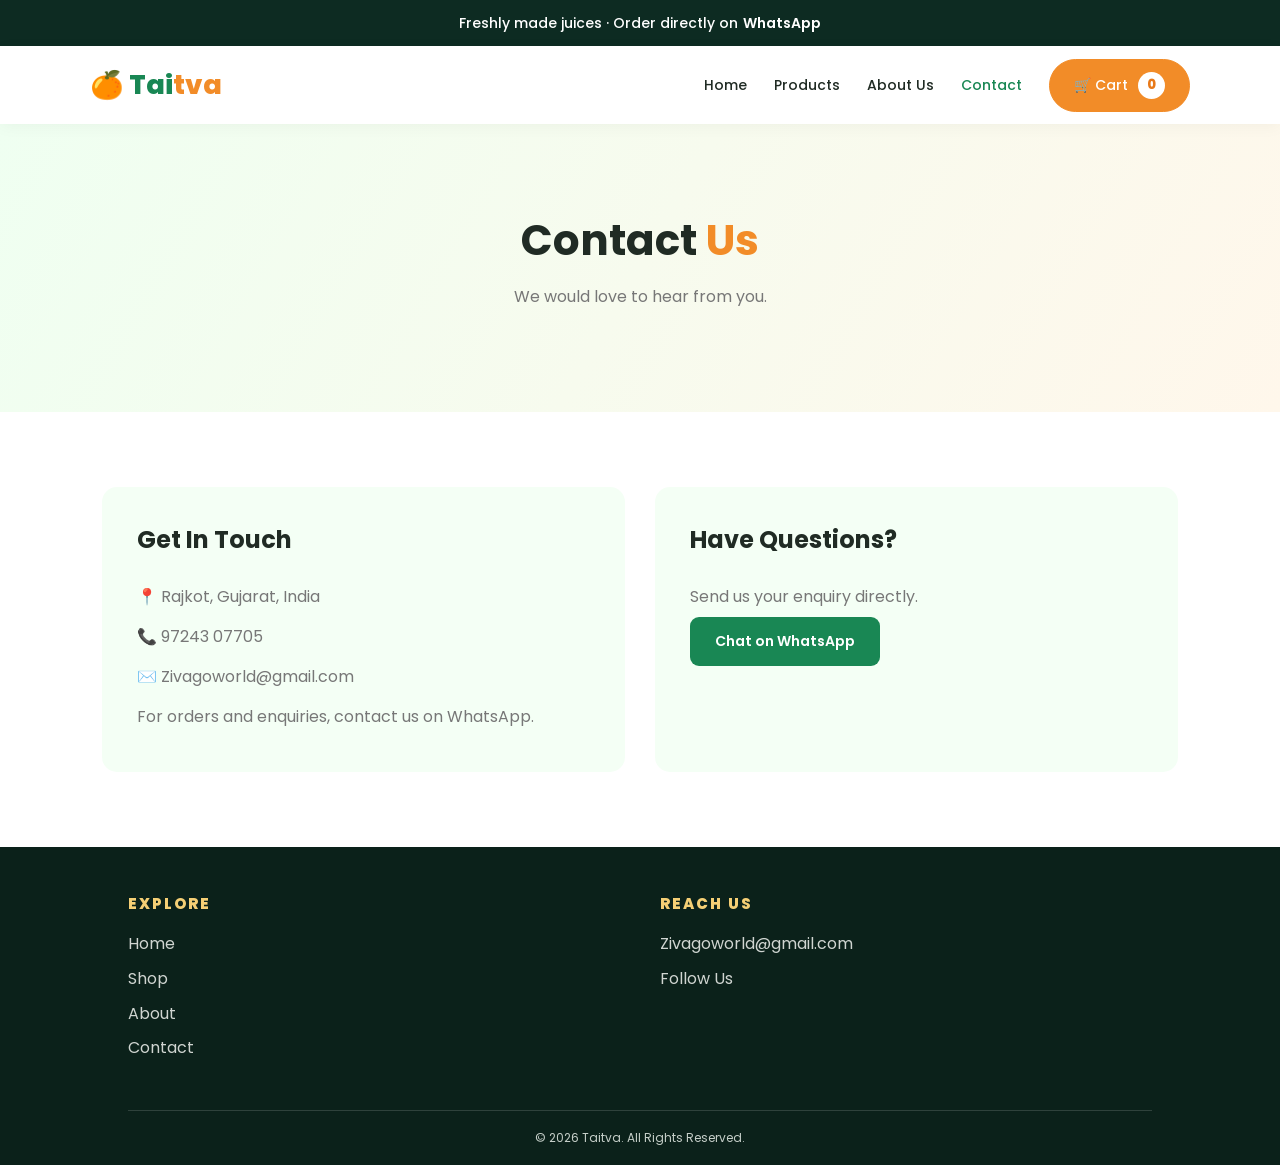
<file: contact.html>
<!DOCTYPE html>
<html lang="en">

<head>
  <meta charset="UTF-8">
  <meta name="viewport" content="width=device-width, initial-scale=1.0">
  <title>Contact Us | Taitva</title>
  <link rel="stylesheet" href="style.css">
</head>

<body>
  <!-- ANNOUNCEMENT BAR -->

  <div class="announcement-bar">

    <span>Freshly made juices · Order directly on</span>

    <a href="https://wa.me/919724307705" target="_blank" rel="noopener">
      WhatsApp
    </a>

  </div>


  <header class="header">
    <a href="index.html" class="logo">🍊 Tai<span>tva</span></a>
    <button class="menu-btn" onclick="toggleMenu()">☰</button>
    <nav id="navbar">
      <a href="index.html">Home</a>
      <a href="products.html">Products</a>
      <a href="about.html">About Us</a>
      <a class="active" href="contact.html">Contact</a>
      <a href="cart.html" class="cart-nav">
        🛒 Cart
        <span class="cart-count" id="cartCount">0</span>
      </a>

    </nav>
  </header>

  <section class="page-banner">
    <h1>Contact <span>Us</span></h1>
    <p>We would love to hear from you.</p>
  </section>

  <section class="section contact-section">
    <div class="contact-info">
      <h2>Get In Touch</h2>
      <p>📍 Rajkot, Gujarat, India</p>
      <p>📞 97243 07705</p>
      <p>✉️ Zivagoworld@gmail.com</p>
      <p>For orders and enquiries, contact us on WhatsApp.</p>
    </div>

    <div class="contact-card">
      <h2>Have Questions?</h2>
      <p>Send us your enquiry directly.</p>
      <a href="https://wa.me/9724307705" class="btn" target="_blank">
        Chat on WhatsApp
      </a>
    </div>
  </section>

  <!-- ==============================
       FOOTER
  ============================== -->

  <footer class="footer">

    <div class="footer-container">

      <!-- EXPLORE -->

      <div class="footer-column">

        <h3>EXPLORE</h3>

        <a href="index.html">Home</a>

        <a href="products.html">Shop</a>

        <a href="about.html">About</a>

        <a href="contact.html">Contact</a>

      </div>


      <!-- REACH US -->

      <div class="footer-column">

        <h3>REACH US</h3>

    

        <a href="mailto:sandeepyadav334002@gmail.com">
          Zivagoworld@gmail.com
        </a>
           <a href="https://www.instagram.com/zivago.world" target="_blank" rel="noopener noreferrer">
    <i class="fab fa-instagram"></i> Follow Us
</a>

        

      </div>

    </div>


    <!-- COPYRIGHT -->

    <div class="footer-bottom">

      <p>© 2026 Taitva. All Rights Reserved.</p>

    </div>

  </footer>


  <script src="script.js"></script>
</body>

</html>
</file>
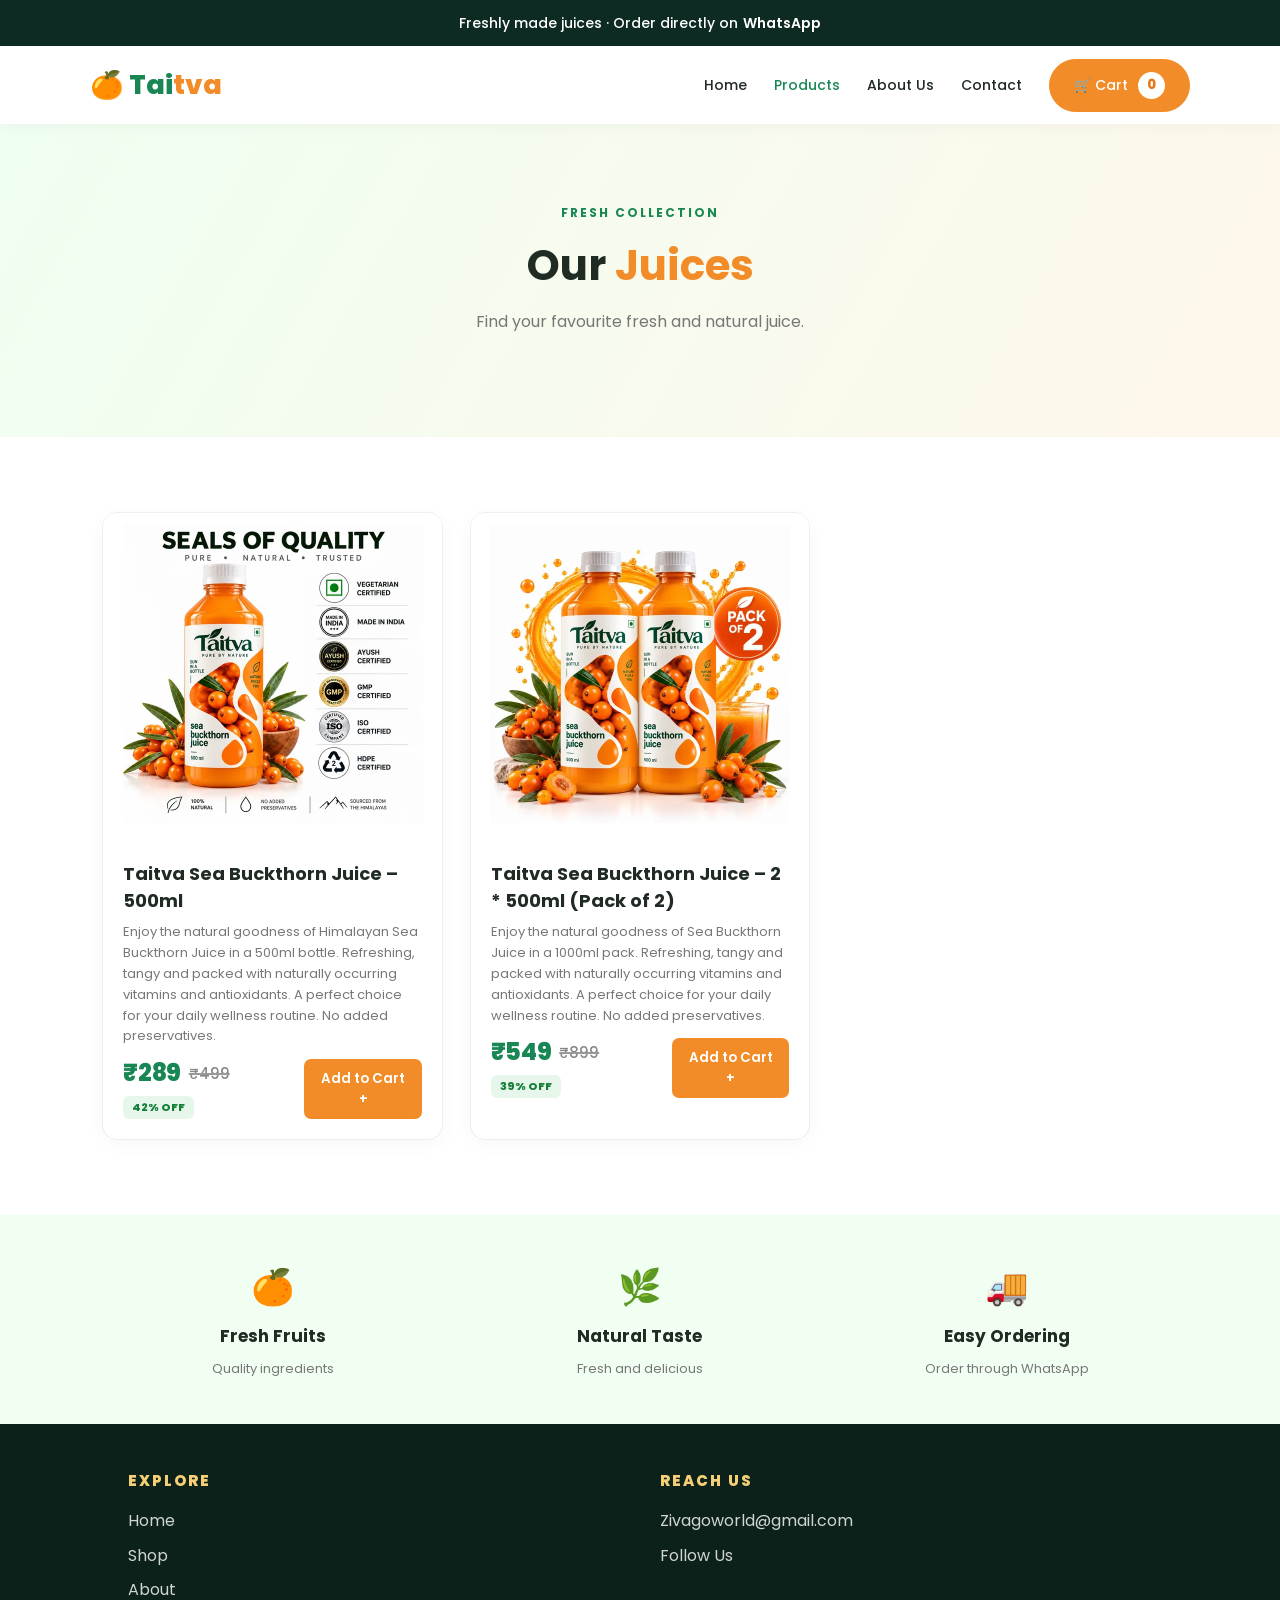
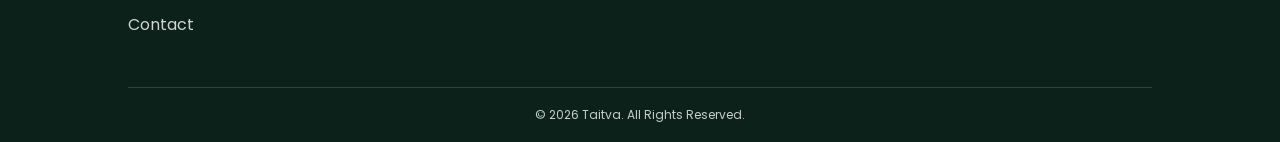
<file: products.html>
<!DOCTYPE html>
<html lang="en">
<head>
  <meta charset="UTF-8">
  <meta name="viewport" content="width=device-width, initial-scale=1.0">
  <title>Our Juices | Taitva</title>
  <link rel="stylesheet" href="style.css">
</head>
<body>
  <!-- ANNOUNCEMENT BAR -->

  <div class="announcement-bar">

    <span>Freshly made juices · Order directly on</span>

    <a href="https://wa.me/919724307705" target="_blank" rel="noopener">
      WhatsApp
    </a>

  </div>


<header class="header">
  <a href="index.html" class="logo">🍊 Tai<span>tva</span></a>
  <button class="menu-btn" onclick="toggleMenu()">☰</button>
  <nav id="navbar">
    <a href="index.html">Home</a>
    <a class="active" href="products.html">Products</a>
    <a href="about.html">About Us</a>
    <a href="contact.html">Contact</a>
      <a href="cart.html" class="cart-nav">
        🛒 Cart
        <span class="cart-count" id="cartCount">0</span>
      </a>
  </nav>
</header>

<section class="page-banner">
  <span class="tag">FRESH COLLECTION</span>
  <h1>Our <span>Juices</span></h1>
  <p>Find your favourite fresh and natural juice.</p>
</section>

<section class="section">
  <div class="product-grid" id="all-products"></div>
  <p id="empty-products" class="empty-message" hidden>No products available yet.</p>
</section>

  <section class="benefits">

    <div>
      🍊
      <h3>Fresh Fruits</h3>
      <p>Quality ingredients</p>
    </div>

    <div>
      🌿
      <h3>Natural Taste</h3>
      <p>Fresh and delicious</p>
    </div>

    <div>
      🚚
      <h3>Easy Ordering</h3>
      <p>Order through WhatsApp</p>
    </div>

  </section>
  

 <!-- ==============================
       FOOTER
  ============================== -->

  <footer class="footer">

    <div class="footer-container">

      <!-- EXPLORE -->

      <div class="footer-column">

        <h3>EXPLORE</h3>

        <a href="index.html">Home</a>

        <a href="products.html">Shop</a>

        <a href="about.html">About</a>

        <a href="contact.html">Contact</a>

      </div>


      <!-- REACH US -->

      <div class="footer-column">

        <h3>REACH US</h3>

    

        <a href="mailto:sandeepyadav334002@gmail.com">
          Zivagoworld@gmail.com
        </a>
           <a href="https://www.instagram.com/zivago.world" target="_blank" rel="noopener noreferrer">
    <i class="fab fa-instagram"></i> Follow Us
</a>

        

      </div>

    </div>


    <!-- COPYRIGHT -->

    <div class="footer-bottom">

      <p>© 2026 Taitva. All Rights Reserved.</p>

    </div>

  </footer>


<script src="script.js"></script>
</body>
</html>
</file>
<file: style.css>
@import url('https://fonts.googleapis.com/css2?family=Poppins:wght@400;500;600;700;800&display=swap');

/* ==============================
   GLOBAL SETTINGS
============================== */

:root {
  --green: #198754;
  --dark-green: #11633c;
  --orange: #F28C28;
  --light: #f5fff7;
  --dark: #202b24;
  --gray: #777;
}

* {
  margin: 0;
  padding: 0;
  box-sizing: border-box;
}

body {
  font-family: 'Poppins', sans-serif;
  color: var(--dark);
  background: white;
}

a {
  text-decoration: none;
  color: inherit;
}

button,
input,
textarea {
  font-family: inherit;
}

/* ==============================
   ANNOUNCEMENT BAR
============================== */

.announcement-bar {
  width: 100%;
  min-height: 46px;
  padding: 11px 15px;
  display: flex;
  align-items: center;
  justify-content: center;
  gap: 5px;
  background: #0d2b22;
  color: #ffffff;
  text-align: center;
  font-size: 14px;
  font-weight: 500;
  line-height: 1.5;
}

.announcement-bar a {
  color: #ffffff;
  font-weight: 600;
  transition: 0.3s;
}

.announcement-bar a:hover {
  color: #ffb45e;
  text-decoration: underline;
  text-underline-offset: 3px;
}

/* ==============================
   HEADER & NAVIGATION
============================== */

.header {
  min-height: 78px;
  padding: 0 7%;
  display: flex;
  align-items: center;
  justify-content: space-between;
  background: white;
  box-shadow: 0 3px 15px #0000000a;
  position: sticky;
  top: 0;
  z-index: 100;
}

.logo {
  font-size: 27px;
  font-weight: 800;
  color: var(--green);
}

.logo span {
  color: var(--orange);
}

.header nav {
  display: flex;
  align-items: center;
  gap: 27px;
}

.header nav a {
  font-size: 14px;
  font-weight: 500;
  transition: .3s;
}

.header nav a:hover,
.header nav a.active {
  color: var(--green);
}

.menu-btn {
  display: none;
  border: 0;
  background: none;
  font-size: 25px;
  cursor: pointer;
}

/* ==============================
           NAVIGATION
============================== */

.cart-nav {
  display: inline-flex;
  align-items: center;
  justify-content: center;
  gap: 10px;
  padding: 12px 24px;
  background: var(--orange);
  color: #fff !important;
  font-size: 16px;
  font-weight: 700;
  border: 1px solid var(--orange);
  border-radius: 50px;
  transition: all .3s ease;
}

.cart-nav:hover {
  background: #D96F13;
  border-color: #D96F13;
  transform: translateY(-3px);
  box-shadow: 0 6px 16px rgba(242, 140, 40, .25);
}

.cart-count {
  display: inline-flex;
  align-items: center;
  justify-content: center;
  min-width: 27px;
  height: 27px;
  padding: 0 7px;
  background: white;
  color: #E87919;
  border-radius: 50px;
  font-size: 13px;
  font-weight: 800;
}

/* ==============================
   HERO SECTION
============================== */

.hero {
  background: linear-gradient(120deg, #effff1, #fff8ed);
  padding: 75px 9%;
  display: flex;
  align-items: center;
  justify-content: space-between;
  gap: 40px;
  min-height: 520px;
}

.hero-content {
  flex: 1;
}

.tag {
  color: var(--green);
  font-weight: 700;
  font-size: 12px;
  letter-spacing: 2px;
}

.hero h1 {
  font-size: clamp(45px, 6vw, 76px);
  line-height: 1.15;
  margin: 20px 0;
  font-weight: 800;
}

.hero h1 span,
.page-banner h1 span {
  color: var(--orange);
}

.hero p,
.page-banner p {
  color: var(--gray);
  line-height: 1.9;
  margin-bottom: 25px;
}

.hero-image {
  flex: 1;
  display: flex;
  justify-content: center;
}

.hero-image img {
  width: 100%;
  max-width: 460px;
  height: 360px;
  object-fit: cover;
  border-radius: 40% 15% 40% 15%;
  box-shadow: 20px 20px 0 #ffcf9e;
}

/* ==============================
   BUTTONS
============================== */

.btn {
  display: inline-block;
  border: none;
  background: var(--green);
  color: white;
  padding: 14px 25px;
  border-radius: 9px;
  font-size: 14px;
  font-weight: 600;
  cursor: pointer;
  transition: .3s;
  text-align: center;
}

.btn:hover {
  background: var(--dark-green);
  transform: translateY(-2px);
}

/* ==============================
   SECTIONS
============================== */

.section {
  padding: 75px 8%;
}

.section-heading {
  text-align: center;
  margin-bottom: 40px;
}

.section-heading h2,
.about-section h2 {
  font-size: 34px;
  margin: 12px 0;
}

.section-heading p {
  color: var(--gray);
}

/* ==============================
   PRODUCT GRID
============================== */

.product-grid {
  display: grid;
  grid-template-columns: repeat(3, minmax(0, 1fr));
  gap: 27px;
}

.product-card {
  background: white;
  border: 1px solid #eee;
  border-radius: 15px;
  overflow: hidden;
  transition: .3s;
  box-shadow: 0 5px 20px #00000008;
}

.product-card:hover {
  transform: translateY(-6px);
  box-shadow: 0 12px 25px #00000012;
}

.product-card img {
  width: 100%;
  height: 320px;
  object-fit: contain;
  object-position: center;
  background: #fff;
  padding: 10px;
}

.product-info {
  padding: 20px;
}

.product-info h3 {
  font-size: 18px;
  margin-bottom: 8px;
}

.product-info p {
  font-size: 13px;
  color: var(--gray);
  min-height: 43px;
  line-height: 1.6;
  margin-bottom: 12px;
}

.product-bottom {
  display: flex;
  align-items: center;
  justify-content: space-between;
  gap: 8px;
}

.price {
  color: var(--green);
  font-size: 20px;
  font-weight: 700;
}

.add-btn {
  background: var(--orange);
  border: 0;
  color: white;
  padding: 10px 14px;
  border-radius: 7px;
  cursor: pointer;
  font-weight: 600;
}

.add-btn:hover {
  background: #ed751c;
}

.center {
  text-align: center;
  margin-top: 40px;
}

/* ==============================
   BENEFITS
============================== */

.benefits {
  display: grid;
  grid-template-columns: repeat(3, 1fr);
  background: #f1fff3;
  padding: 45px 8%;
  text-align: center;
  gap: 25px;
}

.benefits div {
  font-size: 35px;
}

.benefits h3 {
  font-size: 17px;
  margin: 10px 0;
}

.benefits p {
  font-size: 13px;
  color: var(--gray);
}

/* ==============================
   SMALL PREMIUM FOOTER
============================== */

.footer {
  width: 100%;
  background: #0b211a !important;
  color: #d0d5d1 !important;
  padding: 45px 10% 0 !important;
  margin: 0;
  text-align: left !important;
  box-sizing: border-box;
}

/* TWO COLUMN LAYOUT */

.footer .footer-container {
  width: 100%;
  max-width: 1200px;
  margin: 0 auto !important;

  display: grid !important;
  grid-template-columns: 1fr 1fr !important;

  align-items: start !important;
  gap: 40px;

  padding: 0 0 40px !important;
}

/* FOOTER COLUMNS */

.footer .footer-column {
  display: flex !important;
  flex-direction: column !important;
  align-items: flex-start !important;
  justify-content: flex-start !important;

  width: 100%;
  text-align: left !important;

  margin: 0 !important;
  padding: 0 !important;
}

/* GOLDEN HEADINGS */

.footer .footer-column h3 {
  color: #f5cf75 !important;
  font-size: 15px !important;
  font-weight: 800 !important;
  letter-spacing: 2px;

  text-align: left !important;

  margin: 0 0 16px !important;
  padding: 0 !important;
}

/* FOOTER LINKS */

.footer .footer-column a {
  display: block !important;
  width: fit-content !important;
  max-width: 100%;

  color: #d0d5d1 !important;
  font-size: 16px !important;
  font-weight: 400;

  line-height: 1.6;
  text-align: left !important;
  text-decoration: none !important;

  margin: 0 0 9px !important;
  padding: 0 !important;

  transition: .3s ease;
}

.footer .footer-column a:hover {
  color: #f5cf75 !important;
  transform: translateX(4px);
}

/* COPYRIGHT BORDER */

.footer .footer-bottom {
  width: 100%;
  max-width: 1200px;
  margin: 0 auto !important;

  border-top: 1px solid rgba(255,255,255,.15) !important;

  padding: 18px 0 !important;
  text-align: center !important;
  box-sizing: border-box;
}

.footer .footer-bottom p {
  color: #c5cec8 !important;
  font-size: 12px !important;
  margin: 0 !important;
  text-align: center !important;
}

/* ==============================
   PAGE BANNER
============================== */

.page-banner {
  text-align: center;
  padding: 75px 15px;
  background: linear-gradient(120deg, #effff1, #fff7eb);
}

.page-banner h1 {
  font-size: 42px;
  margin: 10px 0;
}

.empty-message {
  text-align: center;
  color: var(--gray);
  padding: 40px;
}

/* ==============================
   ABOUT SECTION
============================== */

.about-section {
  display: flex;
  align-items: center;
  gap: 55px;
}

.about-section img {
  width: 48%;
  height: 370px;
  object-fit: cover;
  border-radius: 18px;
}

.about-section p {
  color: var(--gray);
  line-height: 1.9;
  margin-bottom: 18px;
}

/* ==============================
   CONTACT SECTION
============================== */

.contact-section {
  display: grid;
  grid-template-columns: 1fr 1fr;
  gap: 30px;
}

.contact-info,
.contact-card {
  padding: 35px;
  background: #f4fff5;
  border-radius: 15px;
}

.contact-info h2,
.contact-card h2 {
  margin-bottom: 20px;
}

.contact-info p,
.contact-card p {
  color: var(--gray);
  line-height: 2.5;
}

/* ==============================
   CART PAGE
============================== */

.cart-section {
  display: grid;
  grid-template-columns: 1.6fr 1fr;
  gap: 30px;
  align-items: start;
}

.cart-row {
  display: flex;
  gap: 18px;
  align-items: center;
  border: 1px solid #eee;
  padding: 16px;
  border-radius: 12px;
  margin-bottom: 15px;
}

.cart-row img {
  width: 90px;
  height: 90px;
  object-fit: contain;
  background: #fff;
  border-radius: 10px;
}

.cart-details {
  flex: 1;
}

.cart-details h3 {
  font-size: 16px;
}

.cart-details p {
  color: var(--green);
  font-weight: 700;
  margin: 5px 0;
}

.quantity-control {
  display: flex;
  align-items: center;
  gap: 12px;
}

.quantity-control button {
  border: 0;
  background: #e8f8eb;
  padding: 5px 11px;
  cursor: pointer;
  border-radius: 5px;
  font-size: 18px;
}

.remove-btn {
  color: #e33;
  background: none;
  border: none;
  cursor: pointer;
  font-size: 13px;
  margin-top: 8px;
}

.cart-summary {
  padding: 25px;
  background: #f3fff4;
  border-radius: 15px;
  position: sticky;
  top: 100px;
}

.cart-summary h2 {
  margin-bottom: 25px;
}

.summary-line {
  display: flex;
  justify-content: space-between;
  border-top: 1px solid #ddd;
  padding: 20px 0;
  font-size: 19px;
}

.whatsapp-btn {
  width: 100%;
  background: #159b50;
}

.continue-link {
  display: inline-block;
  color: var(--green);
  font-size: 13px;
  margin-top: 18px;
}

.empty-cart {
  padding: 40px 20px;
  text-align: center;
  background: #f4fff5;
  border-radius: 12px;
}

.empty-cart p {
  margin: 15px 0;
  color: var(--gray);
}

/* ==============================
   ADMIN PANEL
============================== */

.admin-page {
  background: #f5f8f5;
  min-height: 100vh;
}

.admin-container {
  max-width: 850px;
  padding: 40px 20px;
  margin: auto;
}

.admin-card {
  background: white;
  padding: 30px;
  border-radius: 14px;
  box-shadow: 0 5px 20px #00000008;
  margin-bottom: 25px;
}

.login-card {
  max-width: 430px;
  margin: 70px auto;
}

.admin-card h1 {
  margin-bottom: 10px;
}

.admin-card h2 {
  margin-bottom: 20px;
}

.admin-card > p,
.login-card p {
  color: var(--gray);
  font-size: 13px;
  margin-bottom: 20px;
}

.admin-card label {
  display: block;
  margin: 17px 0 8px;
  font-size: 13px;
  font-weight: 600;
}

.admin-card input,
.admin-card textarea {
  width: 100%;
  padding: 13px;
  border: 1px solid #ddd;
  border-radius: 8px;
  outline: none;
  font-size: 14px;
  background: white;
}

.admin-card input:focus,
.admin-card textarea:focus {
  border-color: var(--green);
}

.admin-card textarea {
  resize: vertical;
}

.full-btn {
  width: 100%;
  margin-top: 20px;
}

.error-message {
  color: #d22 !important;
  margin-top: 12px;
}

.success-message {
  color: var(--green) !important;
  margin-top: 12px;
}

.image-preview {
  width: 120px;
  height: 120px;
  object-fit: contain;
  background: #fff;
  border: 1px solid #eee;
  border-radius: 10px;
  margin-top: 15px;
}

.admin-heading {
  display: flex;
  justify-content: space-between;
  align-items: center;
  margin-bottom: 25px;
  gap: 15px;
}

.admin-heading h1 {
  font-size: 30px;
  margin: 10px 0;
}

.logout-btn {
  background: #ffe9e9;
  color: #d22;
  border: 0;
  padding: 12px 20px;
  border-radius: 8px;
  cursor: pointer;
}

.admin-product {
  display: flex;
  align-items: center;
  gap: 15px;
  border-bottom: 1px solid #eee;
  padding: 15px 0;
}

.admin-product img {
  width: 75px;
  height: 75px;
  object-fit: contain;
  background: #fff;
  border-radius: 9px;
}

.admin-product-info {
  flex: 1;
  min-width: 0;
}

.admin-product-info h3 {
  font-size: 15px;
}

.admin-product-info p {
  font-size: 13px;
  color: var(--green);
  margin-top: 5px;
}

.delete-btn {
  background: #ffe9e9;
  color: #d22;
  border: 0;
  border-radius: 7px;
  padding: 9px 13px;
  cursor: pointer;
}

/* ==============================
   RESPONSIVE DESIGN
============================== */

@media(max-width: 900px) {

  .header {
    padding: 0 5%;
  }

  .header nav {
    gap: 15px;
  }

  .product-grid {
    grid-template-columns: repeat(2, 1fr);
  }

  .hero {
    padding: 55px 6%;
  }
}

@media(max-width: 700px) {

  .header {
    min-height: 70px;
  }

  .menu-btn {
    display: block;
  }

  .header nav {
    display: none;
    position: absolute;
    top: 70px;
    left: 0;
    right: 0;
    background: white;
    flex-direction: column;
    align-items: stretch;
    gap: 0;
    padding: 10px 6% 20px;
    box-shadow: 0 10px 15px #00000010;
  }

  .header nav.show {
    display: flex;
  }

  .header nav a {
    padding: 13px 0;
  }

  .header nav .cart-nav {
    padding: 11px 18px;
    align-self: flex-start;
    margin-top: 8px;
  }

  .hero {
    flex-direction: column;
    text-align: center;
    padding: 55px 6%;
  }

  .hero-image img {
    height: 280px;
  }

  .section {
    padding: 55px 6%;
  }

  .product-grid {
    grid-template-columns: 1fr;
  }

  .product-card img {
    height: 300px;
  }

  .benefits {
    grid-template-columns: 1fr;
  }

  .about-section {
    flex-direction: column;
  }

  .about-section img {
    width: 100%;
    height: 260px;
  }

  .contact-section,
  .cart-section {
    grid-template-columns: 1fr;
  }

  .page-banner h1 {
    font-size: 32px;
  }

  .cart-summary {
    position: static;
  }

  .cart-row {
    flex-wrap: wrap;
  }

  .admin-heading {
    align-items: flex-start;
  }

  .admin-heading h1 {
    font-size: 24px;
  }

  .admin-card {
    padding: 22px;
  }
}

/* ==============================
   FOOTER MOBILE RESPONSIVE
============================== */

@media(max-width: 600px) {

  .footer {
    padding: 35px 7% 0 !important;
  }

  .footer .footer-container {
    grid-template-columns: 1fr !important;
    gap: 25px;
    padding-bottom: 30px !important;
  }

  .footer .footer-column h3 {
    font-size: 15px !important;
    margin-bottom: 14px !important;
  }

  .footer .footer-column a {
    font-size: 16px !important;
  }

  .footer .footer-bottom {
    padding: 16px 0 !important;
  }

  .footer .footer-bottom p {
    font-size: 12px;
  }
}

/* ==============================
   SMALL MOBILE
============================== */

@media(max-width: 480px) {

  .announcement-bar {
    min-height: 42px;
    padding: 9px 10px;
    font-size: 11px;
    gap: 3px;
  }

  .cart-nav {
    padding: 9px 15px;
    font-size: 13px;
  }

  .product-bottom {
    align-items: flex-start;
    flex-direction: column;
  }

  .cart-row img {
    width: 70px;
    height: 70px;
  }
}

/* HOW TO CONSUME SECTION */

.consume-section {
    width: 100%;
    padding: 55px 5%;
    background: #f4f8ee;
    box-sizing: border-box;
}

.consume-container {
    max-width: 1000px;
    margin: auto;
    padding: 35px;
    background: #fff;
    border: 1px solid #e5eadc;
    border-radius: 18px;
    box-shadow: 0 5px 20px rgba(0,0,0,0.05);
}

.consume-heading {
    text-align: center;
    margin-bottom: 30px;
}

.consume-heading span {
    color: #e98520;
    font-size: 13px;
    font-weight: 800;
    letter-spacing: 2px;
}

.consume-heading h2 {
    color: #10452e;
    font-size: 32px;
    margin: 12px 0;
}

.consume-heading p {
    color: #777;
    font-size: 15px;
}

.consume-main {
    display: grid;
    grid-template-columns: 0.8fr 1.5fr;
    gap: 30px;
    align-items: center;
}

.consume-dose {
    background: #10452e;
    color: white;
    padding: 35px 20px;
    border-radius: 15px;
    text-align: center;
}

.consume-dose span {
    color: #f5cf75;
    font-size: 12px;
    font-weight: bold;
}

.consume-dose h3 {
    font-size: 28px;
    margin: 15px 0 5px;
}

.consume-dose h2 {
    color: #f5cf75;
    font-size: 38px;
    margin: 5px;
}

.consume-dose p {
    margin-bottom: 0;
}

.consume-steps {
    display: flex;
    flex-direction: column;
    gap: 15px;
}

.consume-step {
    display: flex;
    align-items: center;
    gap: 18px;
    padding: 15px;
    background: #f8f9f2;
    border-radius: 12px;
}

.step-number {
    min-width: 45px;
    height: 45px;
    background: #f28c28;
    color: white;
    border-radius: 50%;
    display: flex;
    justify-content: center;
    align-items: center;
    font-weight: bold;
}

.consume-step h3 {
    color: #10452e;
    font-size: 17px;
    margin: 0 0 5px;
}

.consume-step p {
    color: #777;
    font-size: 14px;
    margin: 0;
    line-height: 1.5;
}

.consume-info {
    display: grid;
    grid-template-columns: repeat(3, 1fr);
    gap: 15px;
    margin-top: 30px;
    padding: 20px;
    background: #edf2dc;
    border-radius: 15px;
}

.info-item {
    text-align: center;
    padding: 10px;
}

.info-item span {
    font-size: 28px;
}

.info-item h3 {
    color: #10452e;
    font-size: 16px;
    margin: 10px 0;
}

.info-item p {
    color: #666;
    font-size: 13px;
    line-height: 1.5;
    margin: 0;
}

/* MOBILE RESPONSIVE */

@media(max-width: 768px) {

    .consume-section {
        padding: 25px 15px;
    }

    .consume-container {
        padding: 20px 15px;
    }

    .consume-heading h2 {
        font-size: 25px;
    }

    .consume-main {
        grid-template-columns: 1fr;
    }

    .consume-info {
        grid-template-columns: 1fr;
        gap: 10px;
    }

    .info-item {
        border-bottom: 1px solid #d9dfc9;
    }

}


/* ==========================================
   ZIVAGO LUXURY GOLD ADD TO CART POPUP
========================================== */

.cart-success-popup {
    position: fixed;
    top: 25px;
    right: 25px;
    width: 370px;
    max-width: calc(100% - 30px);

    padding: 23px;
    background: linear-gradient(145deg, #ffffff, #fffaf0);

    border: 1px solid #f2d69b;
    border-top: 4px solid #d99a16;
    border-radius: 18px;

    box-shadow:
        0 15px 40px rgba(91, 61, 12, 0.15),
        0 5px 15px rgba(217, 154, 22, 0.10);

    z-index: 999999;
    overflow: hidden;

    opacity: 0;
    visibility: hidden;
    pointer-events: none;

    transform: translateY(-25px) scale(.94);

    transition:
        opacity .35s ease,
        transform .35s ease,
        visibility .35s ease;
}

.cart-success-popup.active {
    opacity: 1;
    visibility: visible;
    pointer-events: auto;
    transform: translateY(0) scale(1);
}

/* Decorative golden circle */

.cart-success-popup::before {
    content: "";
    position: absolute;
    top: -65px;
    right: -55px;

    width: 145px;
    height: 145px;

    background: radial-gradient(
        circle,
        rgba(245, 191, 79, .22),
        rgba(245, 191, 79, 0)
    );

    border-radius: 50%;
    pointer-events: none;
}

.cart-success-popup::after {
    content: "✦";
    position: absolute;
    top: 15px;
    right: 48px;

    color: #e8b84f;
    font-size: 17px;
    opacity: .7;

    animation: goldenSparkle 2s infinite ease-in-out;
    pointer-events: none;
}

/* Heading */

.popup-heading {
    display: flex;
    align-items: center;
    gap: 13px;
    position: relative;
    z-index: 1;
}

.popup-check {
    width: 46px;
    height: 46px;
    min-width: 46px;

    display: flex;
    justify-content: center;
    align-items: center;

    border-radius: 50%;

    background: linear-gradient(
        135deg,
        #f9d77c,
        #d99a16
    );

    color: #ffffff;
    font-size: 25px;
    font-weight: 900;

    box-shadow:
        0 5px 15px rgba(217, 154, 22, .30),
        inset 0 2px 4px rgba(255,255,255,.35);

    animation: successPop .55s ease;
}

.popup-title h3 {
    color: #273b2c;
    font-size: 16px;
    font-weight: 800;
    margin: 0 0 5px;
}

.popup-title span {
    color: #c58b20;
    font-size: 11px;
    font-weight: 700;
    letter-spacing: .7px;
    text-transform: uppercase;
}

/* Product description */

.popup-description {
    color: #77736a;
    font-size: 13px;
    line-height: 1.7;
    margin: 16px 0;

    position: relative;
    z-index: 1;
}

/* Close button */

.popup-close {
    position: absolute;
    top: 12px;
    right: 13px;

    width: 27px;
    height: 27px;

    display: flex;
    justify-content: center;
    align-items: center;

    background: #fff4df;
    color: #a9781d;

    border: none;
    border-radius: 50%;

    font-size: 20px;
    cursor: pointer;

    transition: .3s;
    z-index: 3;
}

.popup-close:hover {
    background: #d99a16;
    color: white;
    transform: rotate(90deg);
}

/* Divider */

.popup-divider {
    height: 1px;

    background: linear-gradient(
        90deg,
        transparent,
        #e8d2a5,
        transparent
    );

    margin: 13px 0;
}

/* Bottom section */

.popup-bottom {
    display: flex;
    justify-content: space-between;
    align-items: center;
    flex-wrap: wrap;
    gap: 10px;
}

.popup-cart-count {
    color: #a87919;
    font-size: 12px;
    font-weight: 800;
}

/* Premium button */

.popup-view-cart {
    display: inline-block;

    padding: 10px 17px;

    background: linear-gradient(
        135deg,
        #efbd4d,
        #d18b0d
    );

    color: #ffffff;
    border-radius: 30px;

    text-decoration: none;
    font-size: 12px;
    font-weight: 800;

    box-shadow: 0 5px 13px rgba(209, 139, 13, .22);

    transition: all .3s ease;
}

.popup-view-cart:hover {
    background: linear-gradient(
        135deg,
        #d99a16,
        #ad7108
    );

    transform: translateY(-3px);

    box-shadow: 0 7px 18px rgba(209, 139, 13, .35);
}

/* Animated bottom progress */

.popup-progress {
    position: absolute;
    bottom: 0;
    left: 0;

    height: 4px;
    width: 100%;

    background: linear-gradient(
        90deg,
        #f8d77d,
        #d99a16,
        #f2bd48
    );

    transform: scaleX(0);
    transform-origin: left;
}

.cart-success-popup.active .popup-progress {
    animation: popupProgress 3.5s linear forwards;
}

/* Animations */

@keyframes popupProgress {
    from {
        transform: scaleX(1);
    }

    to {
        transform: scaleX(0);
    }
}

@keyframes successPop {
    0% {
        transform: scale(.5) rotate(-20deg);
        opacity: 0;
    }

    70% {
        transform: scale(1.15);
    }

    100% {
        transform: scale(1);
        opacity: 1;
    }
}

@keyframes goldenSparkle {
    0%, 100% {
        opacity: .3;
        transform: scale(.8) rotate(0deg);
    }

    50% {
        opacity: 1;
        transform: scale(1.3) rotate(25deg);
    }
}

/* Mobile responsive */

@media(max-width: 480px) {

    .cart-success-popup {
        top: 15px;
        left: 12px;
        right: 12px;

        width: auto;
        max-width: none;

        padding: 18px;
        border-radius: 15px;
    }

    .popup-check {
        width: 40px;
        height: 40px;
        min-width: 40px;
        font-size: 22px;
    }

    .popup-title h3 {
        font-size: 14px;
    }

    .popup-description {
        font-size: 12px;
    }

    .popup-view-cart {
        padding: 9px 13px;
        font-size: 11px;
    }
}

@media(prefers-reduced-motion: reduce) {
    .cart-success-popup,
    .popup-check,
    .cart-success-popup::after {
        animation: none !important;
        transition: none !important;
    }
}
.payment-instructions {
    color: #F28C28;
    font-weight: bold;
    background-color: #FFF0D9;
    padding: 2px 5px;
    border-radius: 4px;
}
.highlight-text {
    color: #F28C28;
    font-weight: 700;
    background: #FFF0D9;
    padding: 3px 6px;
    border-radius: 4px;
}
.cod-message {
    background: linear-gradient(135deg, #fff4e8, #fffaf3);
    color: #e87516;
    padding: 14px 18px;
    margin: 15px 0;
    border: 1px solid #f5c28e;
    border-left: 5px solid #f28c28;
    border-radius: 10px;
    font-size: 15px;
    font-weight: 600;
    text-align: center;
    line-height: 1.6;
    box-shadow: 0 3px 10px rgba(242, 140, 40, 0.10);
    cursor: pointer;
    transition: all 0.3s ease;
}

.cod-message:hover {
    background: #fff0df;
    transform: translateY(-2px);
    box-shadow: 0 5px 15px rgba(242, 140, 40, 0.18);
}

/* Mobile Responsive */
@media (max-width: 600px) {
    .cod-message {
        font-size: 13px;
        padding: 12px;
        margin: 12px 0;
    }
}


/* ==========================================
   ZIVAGO PRODUCT PRICING
   Selling price + original price + discount
========================================== */

.product-price {
    display: flex;
    align-items: center;
    justify-content: flex-start;
    flex-wrap: wrap;
    gap: 8px;
    margin: 12px 0;
}

.product-price .price,
.product-price .selling-price {
    color: var(--green, #198754);
    font-size: 24px;
    line-height: 1.2;
    font-weight: 800;
    letter-spacing: -0.4px;
}

.original-price {
    color: #888;
    font-size: 15px;
    font-weight: 500;
    text-decoration: line-through;
    text-decoration-thickness: 1.5px;
    text-decoration-color: #999;
}

.discount-badge {
    display: inline-flex;
    align-items: center;
    justify-content: center;
    padding: 5px 9px;
    border-radius: 6px;
    background: #e7f6eb;
    color: #16803a;
    font-size: 11px;
    line-height: 1.2;
    font-weight: 800;
    white-space: nowrap;
}

/* Keep product card pricing aligned and readable */
.product-card .product-bottom {
    align-items: center;
}

.product-card .product-price {
    min-width: 0;
    margin: 0;
}

/* Cart price: current price first, crossed-out MRP beside it */
.cart-details .cart-price {
    display: flex;
    align-items: center;
    flex-wrap: wrap;
    gap: 8px;
    color: var(--green, #198754);
    font-size: 17px;
    font-weight: 800;
    margin: 6px 0 10px;
}

.cart-details .cart-price .original-price {
    font-size: 13px;
    font-weight: 500;
}

/* Mobile pricing layout */
@media (max-width: 480px) {
    .product-price {
        gap: 7px;
    }

    .product-price .price,
    .product-price .selling-price {
        font-size: 22px;
    }

    .original-price {
        font-size: 14px;
    }

    .discount-badge {
        padding: 5px 7px;
        font-size: 10px;
    }

    .cart-details .cart-price {
        font-size: 16px;
    }
}

/* Accessibility: reduce motion where requested */
@media (prefers-reduced-motion: reduce) {
    .product-card,
    .add-btn,
    .cart-nav {
        transition: none !important;
    }
}
</file>
